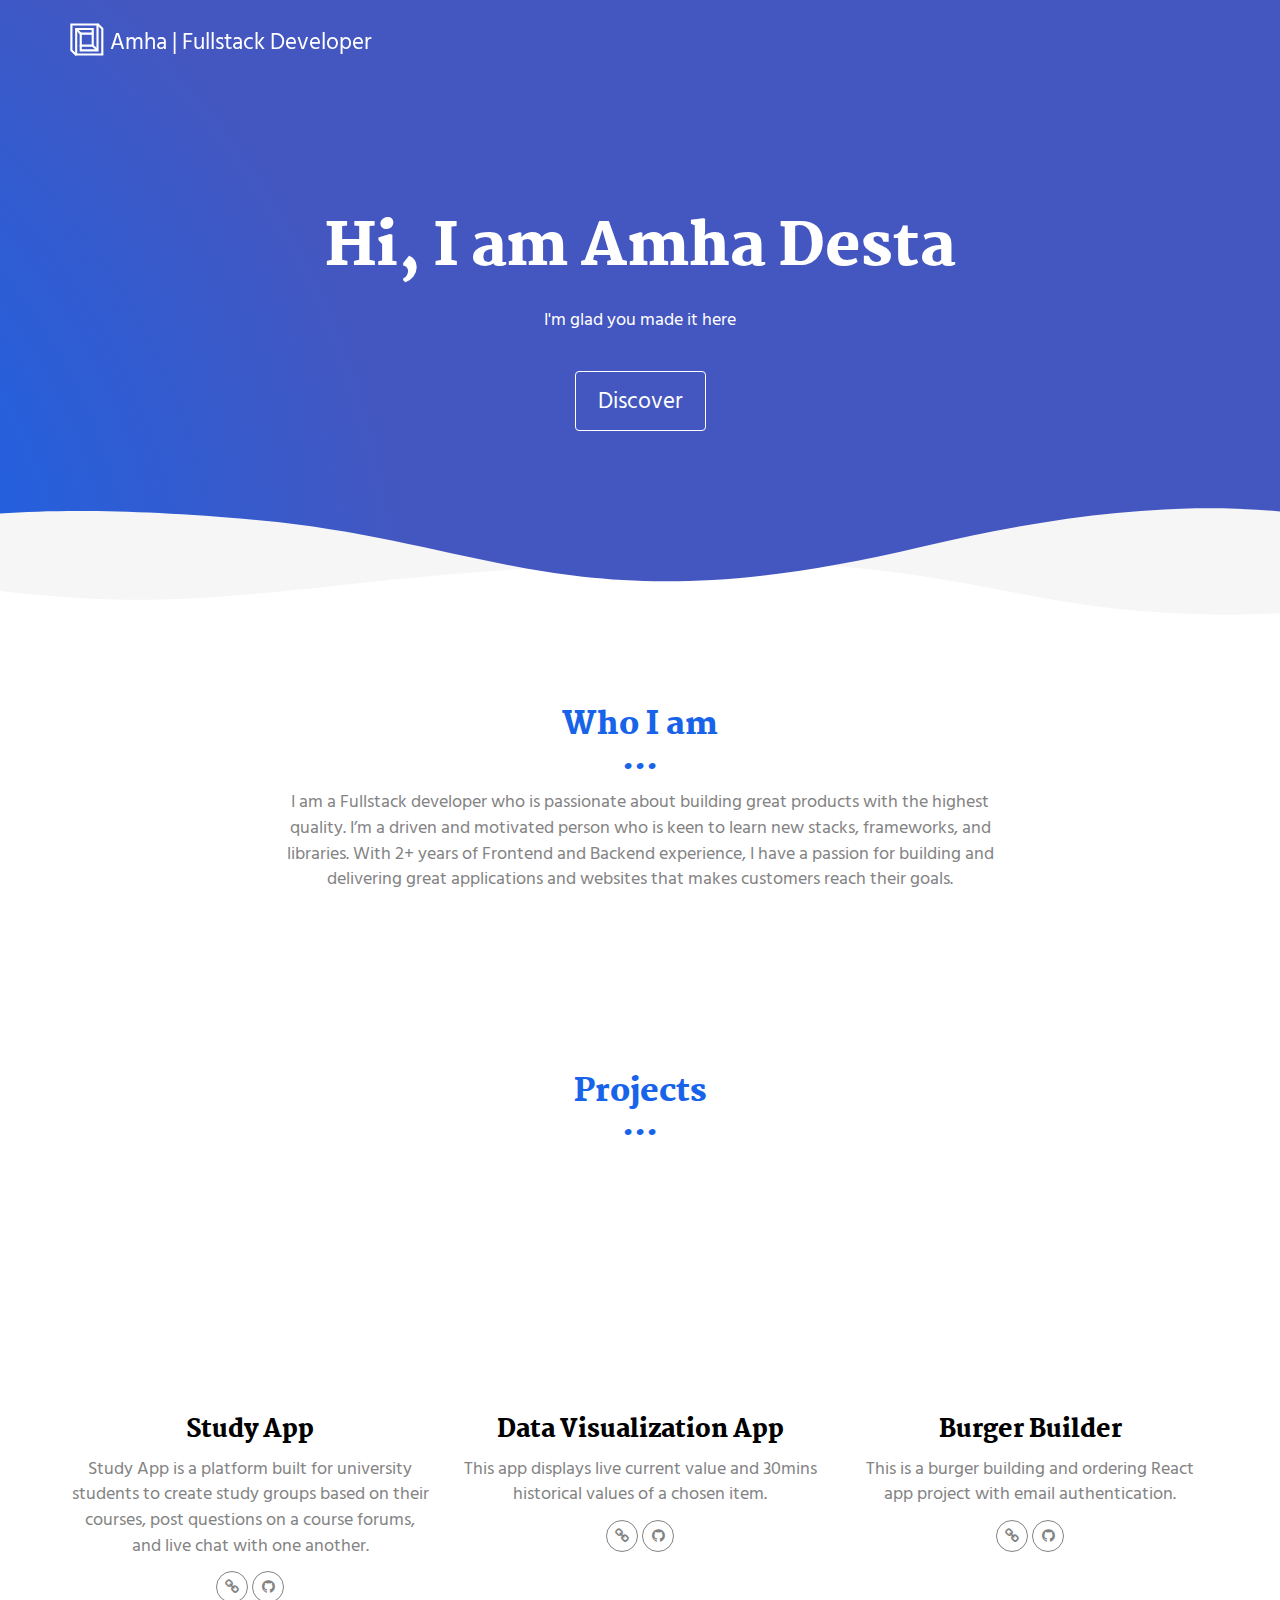
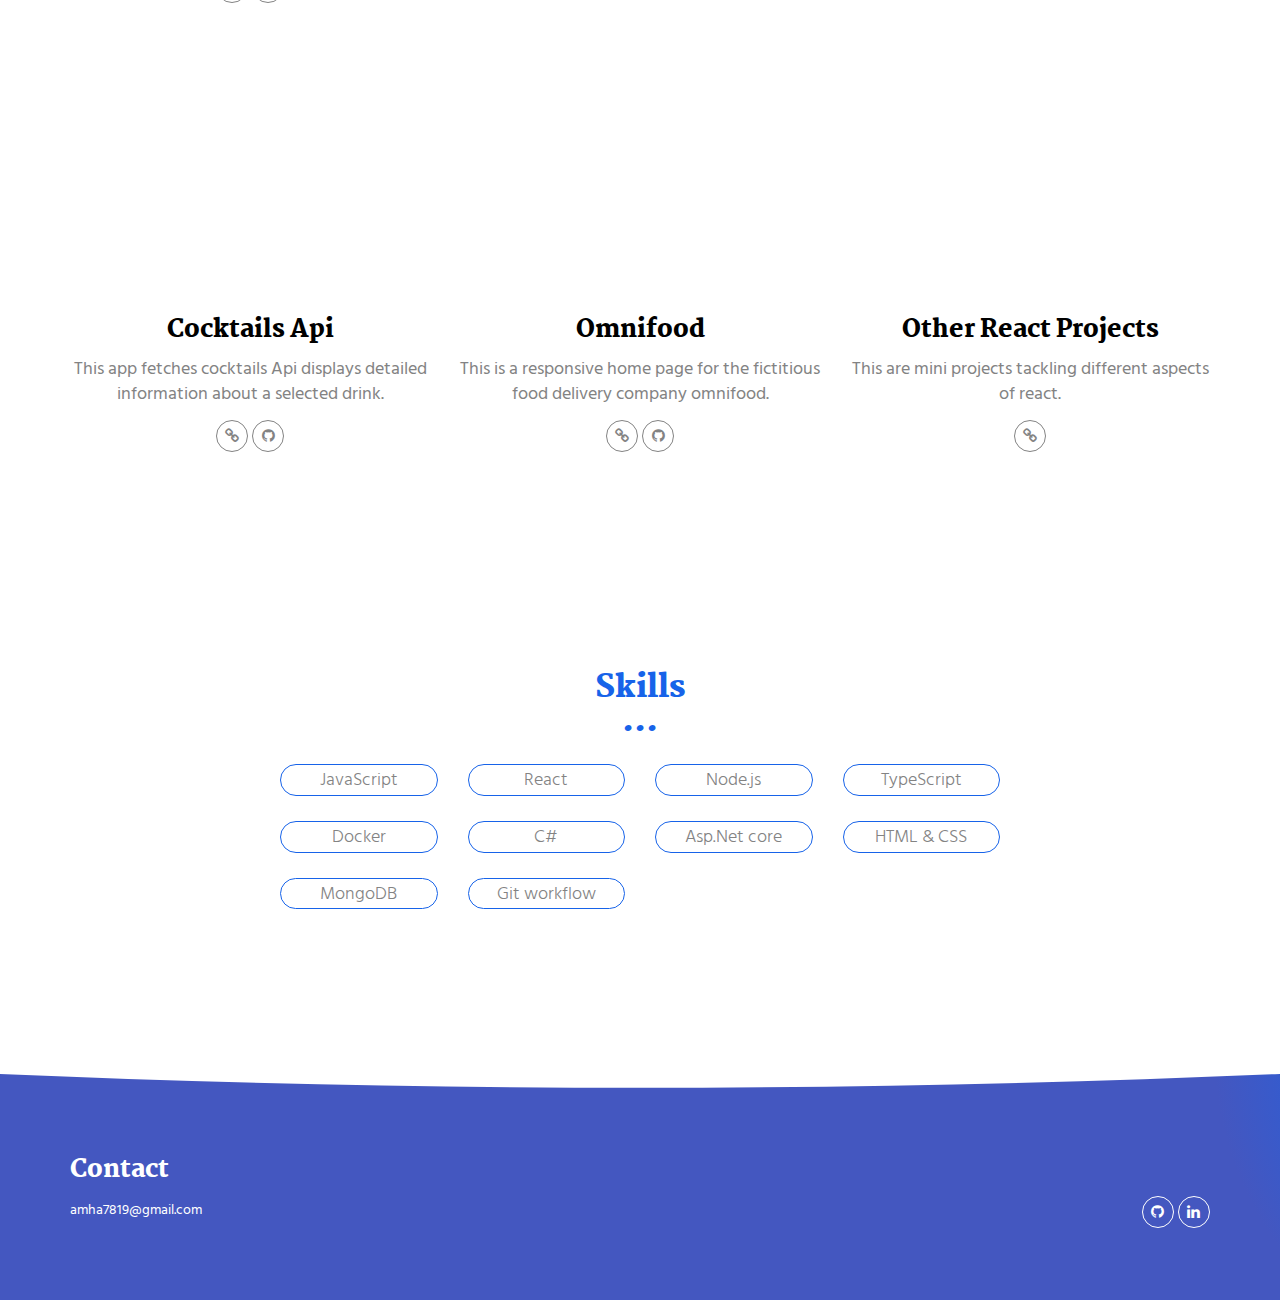
<file: index.html>
<!DOCTYPE html>
<html lang="en">
    <head>
        <meta charset="UTF-8" />
        <meta content="IE=edge" http-equiv="X-UA-Compatible" />
        <meta content="width=device-width,initial-scale=1" name="viewport" />
        <meta content="description" name="description" />
        <meta name="google" content="notranslate" />
        <meta
            content="Mashup templates have been developped by Orson.io team"
            name="author"
        />

        <!-- Disable tap highlight on IE -->
        <meta name="msapplication-tap-highlight" content="no" />

        <link
            rel="apple-touch-icon"
            sizes="180x180"
            href="./assets/apple-icon-180x180.png"
        />
        <link href="./assets/favicon.ico" rel="icon" />

        <link href="" rel="stylesheet" />

        <title>Home</title>

        <link href="./index.css" rel="stylesheet" />
        <link href="./main.550dcf66.css" rel="stylesheet" />
    </head>

    <body>
        <!-- Add your content of header -->
        <header>
            <nav class="navbar navbar-default active">
                <div class="container">
                    <div class="navbar-header">
                        <!-- <button
                            type="button"
                            class="navbar-toggle collapsed"
                            data-toggle="collapse"
                            data-target="#navbar-collapse"
                            aria-expanded="false"
                        >
                            <span class="sr-only">Toggle navigation</span>
                            <span class="icon-bar"></span>
                            <span class="icon-bar"></span>
                            <span class="icon-bar"></span>
                        </button> -->
                        <a class="navbar-brand" href="./index.html" title="">
                            <img
                                src="./assets/images/mashup-icon.svg"
                                class="navbar-logo-img"
                                alt=""
                            />
                            Amha | Fullstack Developer
                        </a>
                    </div>

                    <!-- <div class="collapse navbar-collapse" id="navbar-collapse">
                        <ul class="nav navbar-nav navbar-right">
                            <li><a href="./index.html" title="">Home</a></li>
                            <li>
                                <a href="./project.html" title="">Project</a>
                            </li>
                        </ul>
                    </div> -->
                </div>
            </nav>
        </header>

        <!-- Add your site or app content here -->
        <div
            class="
                hero-full-container
                background-image-container
                white-text-container
            "
        >
            <div class="container">
                <div class="row">
                    <div class="col-xs-12">
                        <h1>Hi, I am Amha Desta</h1>
                        <p>I'm glad you made it here</p>
                        <br />
                        <a
                            href="#projects"
                            class="btn btn-default btn-lg"
                            title=""
                            >Discover</a
                        >
                    </div>
                </div>
            </div>
        </div>

        <div class="section-container">
            <div class="container">
                <div class="row">
                    <div class="col-xs-12 col-md-8 col-md-offset-2">
                        <div class="text-center">
                            <h2>Who I am</h2>
                            <p>
                                I am a Fullstack developer who is passionate
                                about building great products with the highest
                                quality. I’m a driven and motivated person who
                                is keen to learn new stacks, frameworks, and
                                libraries. With 2+ years of Frontend and Backend
                                experience, I have a passion for building and
                                delivering great applications and websites that
                                makes customers reach their goals.
                            </p>
                        </div>
                    </div>
                </div>
            </div>
        </div>
        <div id="projects"><span style="color: #fff">Projects</span></div>
        <div></div>
        <div></div>

        <div class="section-container">
            <div class="container text-center">
                <div class="row section-container-spacer">
                    <div class="col-xs-12 col-md-12">
                        <h2>Projects</h2>
                    </div>
                </div>
                <div class="row pro-row">
                    <div class="col-xs-12 col-md-4 project-item">
                        <img
                            src="./assets/images/study_app.png"
                            alt="study_app"
                            class="
                                reveal
                                img-responsive
                                reveal-content
                                image-center
                            "
                        />
                        <h3>Study App</h3>
                        <p>
                            Study App is a platform built for university
                            students to create study groups based on their
                            courses, post questions on a course forums, and live
                            chat with one another.
                        </p>
                        <p>
                            <a
                                target="_blank"
                                rel="noopener noreferrer"
                                href="https://study-app-mern.herokuapp.com/"
                                class="social-round-icon fa-icon"
                                title=""
                            >
                                <i class="fa fa-link" aria-hidden="true"></i>
                            </a>
                            <a
                                target="_blank"
                                rel="noopener noreferrer"
                                href="https://github.com/hatchways/team-dexter"
                                class="social-round-icon fa-icon"
                                title=""
                            >
                                <i class="fa fa-github" aria-hidden="true"></i>
                            </a>
                        </p>
                    </div>

                    <div class="col-xs-12 col-md-4 project-item">
                        <img
                            src="./assets/images/data_chart.jpg"
                            alt=""
                            class="
                                reveal
                                img-responsive
                                reveal-content
                                image-center
                            "
                        />
                        <h3>Data Visualization App</h3>
                        <p>
                            This app displays live current value and 30mins
                            historical values of a chosen item.
                        </p>
                        <p>
                            <a
                                target="_blank"
                                rel="noopener noreferrer"
                                href="https://eog-data-visualization.web.app/"
                                class="social-round-icon fa-icon"
                                title=""
                            >
                                <i class="fa fa-link" aria-hidden="true"></i>
                            </a>
                            <a
                                target="_blank"
                                rel="noopener noreferrer"
                                href="https://github.com/amha19/Live-data-visualization-react"
                                class="social-round-icon fa-icon"
                                title=""
                            >
                                <i class="fa fa-github" aria-hidden="true"></i>
                            </a>
                        </p>
                    </div>
                    <div class="col-xs-12 col-md-4 project-item">
                        <img
                            src="./assets/images/burger_builder.png"
                            alt=""
                            class="
                                reveal
                                img-responsive
                                reveal-content
                                image-center
                                demo
                            "
                        />
                        <h3>Burger Builder</h3>
                        <p>
                            This is a burger building and ordering React app
                            project with email authentication.
                        </p>
                        <p>
                            <a
                                target="_blank"
                                rel="noopener noreferrer"
                                href="https://react-my-burger-ad6ce.firebaseapp.com/"
                                class="social-round-icon fa-icon"
                                title=""
                            >
                                <i class="fa fa-link" aria-hidden="true"></i>
                            </a>
                            <a
                                target="_blank"
                                rel="noopener noreferrer"
                                href="https://github.com/amha19/burger-builder-amha"
                                class="social-round-icon fa-icon"
                                title=""
                            >
                                <i class="fa fa-github" aria-hidden="true"></i>
                            </a>
                        </p>
                    </div>
                    <div class="col-xs-12 col-md-4 project-item">
                        <img
                            src="./assets/images/cocktails.jpg"
                            alt=""
                            class="
                                reveal
                                img-responsive
                                reveal-content
                                image-center
                            "
                        />
                        <h3>Cocktails Api</h3>
                        <p>
                            This app fetches cocktails Api displays detailed
                            information about a selected drink.
                        </p>
                        <p>
                            <a
                                target="_blank"
                                rel="noopener noreferrer"
                                href="https://cocktails-api-9d4c6.web.app/"
                                class="social-round-icon fa-icon"
                                title=""
                            >
                                <i class="fa fa-link" aria-hidden="true"></i>
                            </a>
                            <a
                                target="_blank"
                                rel="noopener noreferrer"
                                href="https://github.com/amha19/react-router-cocktails-api"
                                class="social-round-icon fa-icon"
                                title=""
                            >
                                <i class="fa fa-github" aria-hidden="true"></i>
                            </a>
                        </p>
                    </div>
                    <div class="col-xs-12 col-md-4 project-item">
                        <img
                            src="./assets/images/omnifood.jpg"
                            alt=""
                            class="
                                reveal
                                img-responsive
                                reveal-content
                                image-center
                            "
                        />
                        <h3>Omnifood</h3>
                        <p>
                            This is a responsive home page for the fictitious
                            food delivery company omnifood.
                        </p>
                        <p>
                            <a
                                target="_blank"
                                rel="noopener noreferrer"
                                href="https://the-omnifood-project.firebaseapp.com/"
                                class="social-round-icon fa-icon"
                                title=""
                            >
                                <i class="fa fa-link" aria-hidden="true"></i>
                            </a>
                            <a
                                target="_blank"
                                rel="noopener noreferrer"
                                href="https://github.com/amha19/omnifood-project"
                                class="social-round-icon fa-icon"
                                title=""
                            >
                                <i class="fa fa-github" aria-hidden="true"></i>
                            </a>
                        </p>
                    </div>
                    <div class="col-xs-12 col-md-4 project-item">
                        <img
                            src="./assets/images/other_projects.jpg"
                            alt=""
                            class="
                                reveal
                                img-responsive
                                reveal-content
                                image-center
                            "
                        />
                        <h3>Other React Projects</h3>
                        <p>
                            This are mini projects tackling different aspects of
                            react.
                        </p>
                        <p>
                            <a
                                target="_blank"
                                rel="noopener noreferrer"
                                href="https://codesandbox.io/u/amha7819"
                                class="social-round-icon fa-icon"
                                title=""
                            >
                                <i class="fa fa-link" aria-hidden="true"></i>
                            </a>
                        </p>
                    </div>
                </div>
            </div>
        </div>

        <div
            class="section-container"
            style="padding-top: 0px; padding-bottom: 120px"
        >
            <div class="container">
                <div class="row">
                    <div class="col-xs-12 col-md-8 col-md-offset-2">
                        <div class="text-center">
                            <h2>Skills</h2>
                            <div class="col-xs-6 col-md-3">
                                <h4>JavaScript</h4>
                            </div>
                            <div class="col-xs-6 col-md-3">
                                <h4>React</h4>
                            </div>
                            <div class="col-xs-6 col-md-3">
                                <h4>Node.js</h4>
                            </div>
                            <div class="col-xs-6 col-md-3">
                                <h4>TypeScript</h4>
                            </div>
                            <div class="col-xs-6 col-md-3">
                                <h4>Docker</h4>
                            </div>
                            <div class="col-xs-6 col-md-3">
                                <h4>C#</h4>
                            </div>
                            <div class="col-xs-6 col-md-3">
                                <h4>Asp.Net core</h4>
                            </div>
                            <div class="col-xs-6 col-md-3">
                                <h4>HTML & CSS</h4>
                            </div>
                            <div class="col-xs-6 col-md-3">
                                <h4>MongoDB</h4>
                            </div>
                            <div class="col-xs-6 col-md-3">
                                <h4>Git workflow</h4>
                            </div>
                        </div>
                    </div>
                </div>
            </div>
        </div>

        <script>
            document.addEventListener('DOMContentLoaded', function (event) {
                navbarFixedTopAnimation();
            });
        </script>

        <footer class="footer-container white-text-container">
            <div class="container">
                <div class="row">
                    <div class="col-xs-12">
                        <h3>Contact</h3>

                        <div class="row">
                            <div class="col-xs-12 col-sm-7">
                                <p>
                                    <small
                                        ><a href="mailto:amha7819@gmail.com"
                                            >amha7819@gmail.com</a
                                        ></small
                                    >
                                </p>
                            </div>
                            <div class="col-xs-12 col-sm-5">
                                <p class="text-right">
                                    <a
                                        target="_blank"
                                        rel="noopener noreferrer"
                                        href="https://github.com/amha19"
                                        class="
                                            social-round-icon
                                            white-round-icon
                                            fa-icon
                                        "
                                        title=""
                                    >
                                        <i
                                            class="fa fa-github"
                                            aria-hidden="true"
                                        ></i>
                                    </a>
                                    <a
                                        target="_blank"
                                        rel="noopener noreferrer"
                                        href="https://www.linkedin.com/in/amha-desta-91747327/"
                                        class="
                                            social-round-icon
                                            white-round-icon
                                            fa-icon
                                        "
                                        title=""
                                    >
                                        <i
                                            class="fa fa-linkedin"
                                            aria-hidden="true"
                                        ></i>
                                    </a>
                                </p>
                            </div>
                        </div>
                    </div>
                </div>
            </div>
        </footer>

        <script>
            document.addEventListener('DOMContentLoaded', function (event) {
                navActivePage();
                scrollRevelation('.reveal');
            });
        </script>
        <script type="text/javascript" src="./main.0cf8b554.js"></script>
    </body>
</html>
</file>
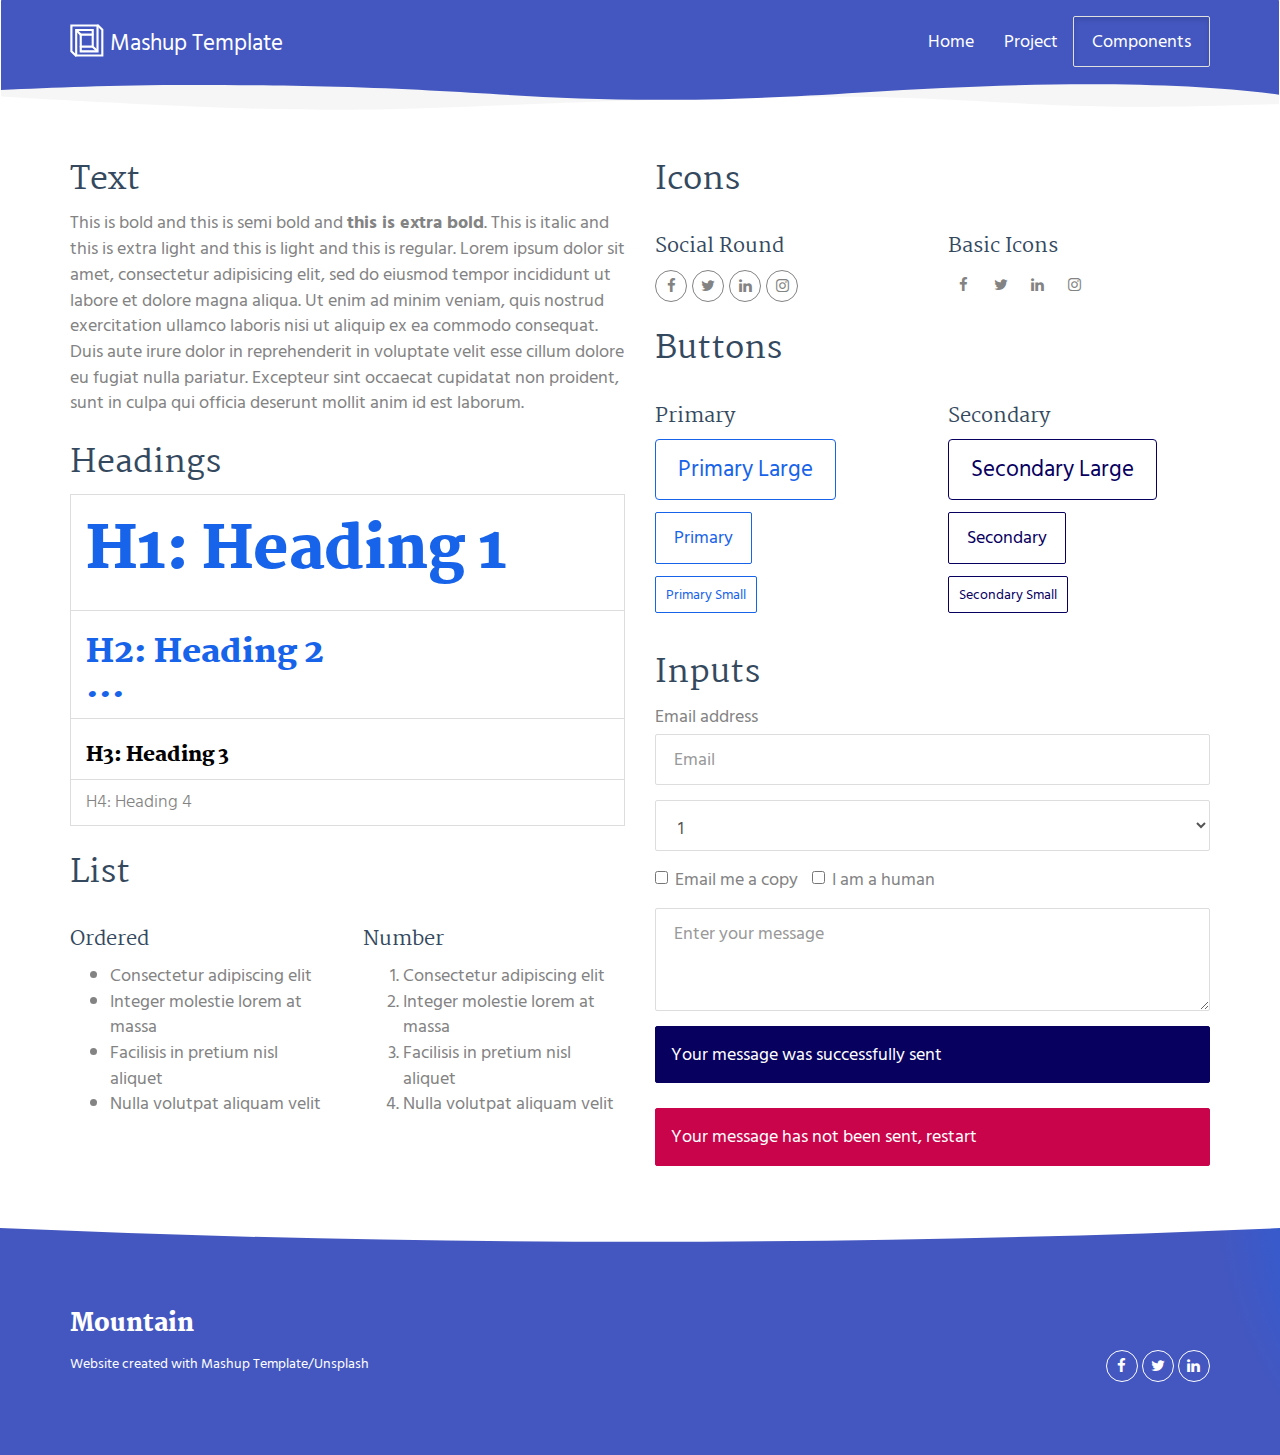
<file: components.html>
<!DOCTYPE html>
<html lang="en">

<head>
  <meta charset="UTF-8">
  <meta content="IE=edge" http-equiv="X-UA-Compatible">
  <meta content="width=device-width,initial-scale=1" name="viewport">
  <meta content="description" name="description">
  <meta name="google" content="notranslate" />
  <meta content="Mashup templates have been developped by Orson.io team" name="author">

  <!-- Disable tap highlight on IE -->
  <meta name="msapplication-tap-highlight" content="no">
  
  
  <link rel="apple-touch-icon" sizes="180x180" href="./assets/apple-icon-180x180.png">
  <link href="./assets/favicon.ico" rel="icon">

  <link href="" rel="stylesheet">


  <title>Title page</title>

<link href="./main.550dcf66.css" rel="stylesheet"></head>

<body> <!-- Add your content of header -->
<header>
  <nav class="navbar navbar-default active">
    <div class="container">
      <div class="navbar-header">
        <button type="button" class="navbar-toggle collapsed" data-toggle="collapse" data-target="#navbar-collapse" aria-expanded="false">
          <span class="sr-only">Toggle navigation</span>
          <span class="icon-bar"></span>
          <span class="icon-bar"></span>
          <span class="icon-bar"></span>
        </button>
        <a class="navbar-brand" href="./index.html" title="">
          <img src="./assets/images/mashup-icon.svg" class="navbar-logo-img" alt="">
          Mashup Template
        </a>
      </div>

      <div class="collapse navbar-collapse" id="navbar-collapse">
        <ul class="nav navbar-nav navbar-right">
          <li><a href="./index.html" title="">Home</a></li>
          <li><a href="./project.html" title="">Project</a></li>
          <li>
            <p>
              <a href="./components.html" class="btn btn-default navbar-btn" title="">Components</a>
            </p>
          </li>

        </ul>
      </div> 
    </div>
  </nav>
</header>

<!-- Add your site or app content here -->
  <div class="container">
    <div class="row">
      <div class="col-xs-12 col-md-6">

        <div class="template-example">
          <h2 class="template-title-example">Text</h2>
          <p>This is bold and this is semi bold and <b>this is extra bold</b>. This is italic and this is extra light and this is light
          and this is regular. Lorem ipsum dolor sit amet, consectetur adipisicing elit, sed do eiusmod
          tempor incididunt ut labore et dolore magna aliqua. Ut enim ad minim veniam,
          quis nostrud exercitation ullamco laboris nisi ut aliquip ex ea commodo
          consequat. Duis aute irure dolor in reprehenderit in voluptate velit esse
          cillum dolore eu fugiat nulla pariatur. Excepteur sint occaecat cupidatat non
          proident, sunt in culpa qui officia deserunt mollit anim id est laborum.
          </p>
        </div>

        <div class="template-example">
          <h2 class="template-title-example">Headings</h2>
          
          <table class="table table-bordered">
            <tr><td><h1>H1: Heading 1</h1></td></tr>
            <tr><td><h2>H2: Heading 2</h2></td></tr>
            <tr><td><h3>H3: Heading 3</h3></td></tr>
            <tr><td><h4>H4: Heading 4</h4></td></tr>
          </table>
        </div>

        <div class="template-example">
          <h2 class="template-title-example">List</h2>
          <div class="row">
            <div class="col-md-6">
              <h3 class="template-title-example">Ordered</h3>
              <ul>
                <li>Consectetur adipiscing elit</li>
                <li>Integer molestie lorem at massa</li>
                <li>Facilisis in pretium nisl aliquet</li>
                <li>Nulla volutpat aliquam velit</li>
              </ul>
            </div>
            <div class="col-md-6">
              <h3 class="template-title-example">Number</h3>
              <ol>
                <li>Consectetur adipiscing elit</li>
                <li>Integer molestie lorem at massa</li>
                <li>Facilisis in pretium nisl aliquet</li>
                <li>Nulla volutpat aliquam velit</li>
              </ol>
            </div>
          </div>
        </div>

        
      </div>

      <div class="col-xs-12 col-md-6">
        <div class="template-example">
          <h2 class="template-title-example">Icons</h2>
          
          <div class="row">
            <div class="col-md-6">
              <h3 class="template-title-example">Social Round</h2>
              <ul class="list-icons">
                <li>
                  <a href="" class="social-round-icon fa-icon">
                    <i class="fa fa-facebook"></i>
                  </a>
                </li>
                <li>
                  <a href="" class="social-round-icon fa-icon">
                    <i class="fa fa-twitter"></i>
                  </a>
                </li>
                <li>
                  <a href="" class="social-round-icon fa-icon">
                    <i class="fa fa-linkedin"></i>
                  </a>
                </li>
                <li>
                  <a href="" class="social-round-icon fa-icon">
                    <i class="fa fa-instagram"></i>
                  </a>
                </li>
              </ul>
            </div>
            <div class="col-md-6">
               <h3 class="template-title-example">Basic Icons</h2>
                <ul class="list-icons">
                  <li>
                    <span class="fa-icon">
                      <i class="fa fa-facebook"></i>
                    </span>
                  </li>
                  <li>
                    <span class="fa-icon">
                      <i class="fa fa-twitter"></i>
                    </span>
                  </li>
                  <li>
                    <span class="fa-icon">
                      <i class="fa fa-linkedin"></i>
                    </span>
                  </li>
                  <li>
                    <span class="fa-icon">
                      <i class="fa fa-instagram"></i>
                    </span>
                  </li>
                </ul>
            </div>

          </div>


          


        </div>

        <div class="template-example">
          <h2 class="template-title-example">Buttons</h2>
          <div class="row">
            <div class="col-md-6">
              <h3 class="template-title-example">Primary</h2>
              <div class="row">
                  <div class="col-md-6">
                  <p><a href="" class="btn btn-primary btn-lg">Primary Large</a></p>
                  <p><a href="" class="btn btn-primary">Primary </a></p>
                  <p><a href="" class="btn btn-primary btn-sm">Primary Small</a></p>
                </div>
              </div>

            </div>

            <div class="col-md-6">
              <h3 class="template-title-example">Secondary</h2>
              <div class="row">
                  <div class="col-md-6">
                  <p><a href="" class="btn btn-info btn-lg">Secondary Large</a></p>
                  <p><a href="" class="btn btn-info">Secondary </a></p>
                  <p><a href="" class="btn btn-info btn-sm">Secondary Small</a></p>
                </div>
              </div>
            </div>
          </div>
        </div>
        
        <div class="template-example">
          <h2 class="template-title-example">Inputs</h2>

            <div class="form-group">
              <label for="exampleInputEmail1">Email address</label>
              <input type="email" class="form-control" id="exampleInputEmail1" placeholder="Email">
            </div>

            <div class="form-group">
              <select class="form-control">
                <option>1</option>
                <option>2</option>
                <option>3</option>
                <option>4</option>
                <option>5</option>
              </select>
            </div>

            <div class="form-group">
              <label class="checkbox-inline">
                <input 
                type="checkbox" id="inlineCheckbox1" value="option1"> Email me a copy
              </label>
              <label class="checkbox-inline">
                <input type="checkbox" id="inlineCheckbox2" value="option2"> I am a human
              </label>
            </div>

            <div class="form-group">
              <textarea class="form-control" rows="3" placeholder="Enter your message"></textarea>
            </div>
            
            <div class="alert alert-success" role="alert">Your message was successfully sent</div>
            <div class="alert alert-danger" role="alert">Your message has not been sent, restart</div>
        </div>




      </div>
    </div>
  </div>

<footer class="footer-container white-text-container">
  <div class="container">
    <div class="row">

     
      <div class="col-xs-12">
        <h3>Mountain</h3>

        <div class="row">
          <div class="col-xs-12 col-sm-7">
            <p><small>Website created with <a href="http://www.mashup-template.com/" title="Create website with free html template">Mashup Template</a>/<a href="https://www.unsplash.com/" title="Beautiful Free Images">Unsplash</a></small>
            </p>
          </div>
          <div class="col-xs-12 col-sm-5">
            <p class="text-right">
              <a href="https://facebook.com/" class="social-round-icon white-round-icon fa-icon" title="">
                <i class="fa fa-facebook" aria-hidden="true"></i>
              </a>
              <a href="https://twitter.com/" class="social-round-icon white-round-icon fa-icon" title="">
                <i class="fa fa-twitter" aria-hidden="true"></i>
              </a>
              <a href="https://www.linkedin.com/" class="social-round-icon white-round-icon fa-icon" title="">
                <i class="fa fa-linkedin" aria-hidden="true"></i>
              </a>
            </p>
          </div>
        </div>
        
        
      </div>
    </div>
  </div>
</footer>

<script>
  document.addEventListener("DOMContentLoaded", function (event) {
    navActivePage();
    scrollRevelation('.reveal');
  });
</script>

<!-- Google Analytics: change UA-XXXXX-X to be your site's ID 

<script>
  (function (i, s, o, g, r, a, m) {
    i['GoogleAnalyticsObject'] = r; i[r] = i[r] || function () {
      (i[r].q = i[r].q || []).push(arguments)
    }, i[r].l = 1 * new Date(); a = s.createElement(o),
      m = s.getElementsByTagName(o)[0]; a.async = 1; a.src = g; m.parentNode.insertBefore(a, m)
  })(window, document, 'script', '//www.google-analytics.com/analytics.js', 'ga');
  ga('create', 'UA-XXXXX-X', 'auto');
  ga('send', 'pageview');
</script>

--> <script type="text/javascript" src="./main.0cf8b554.js"></script></body>

</html>
</file>
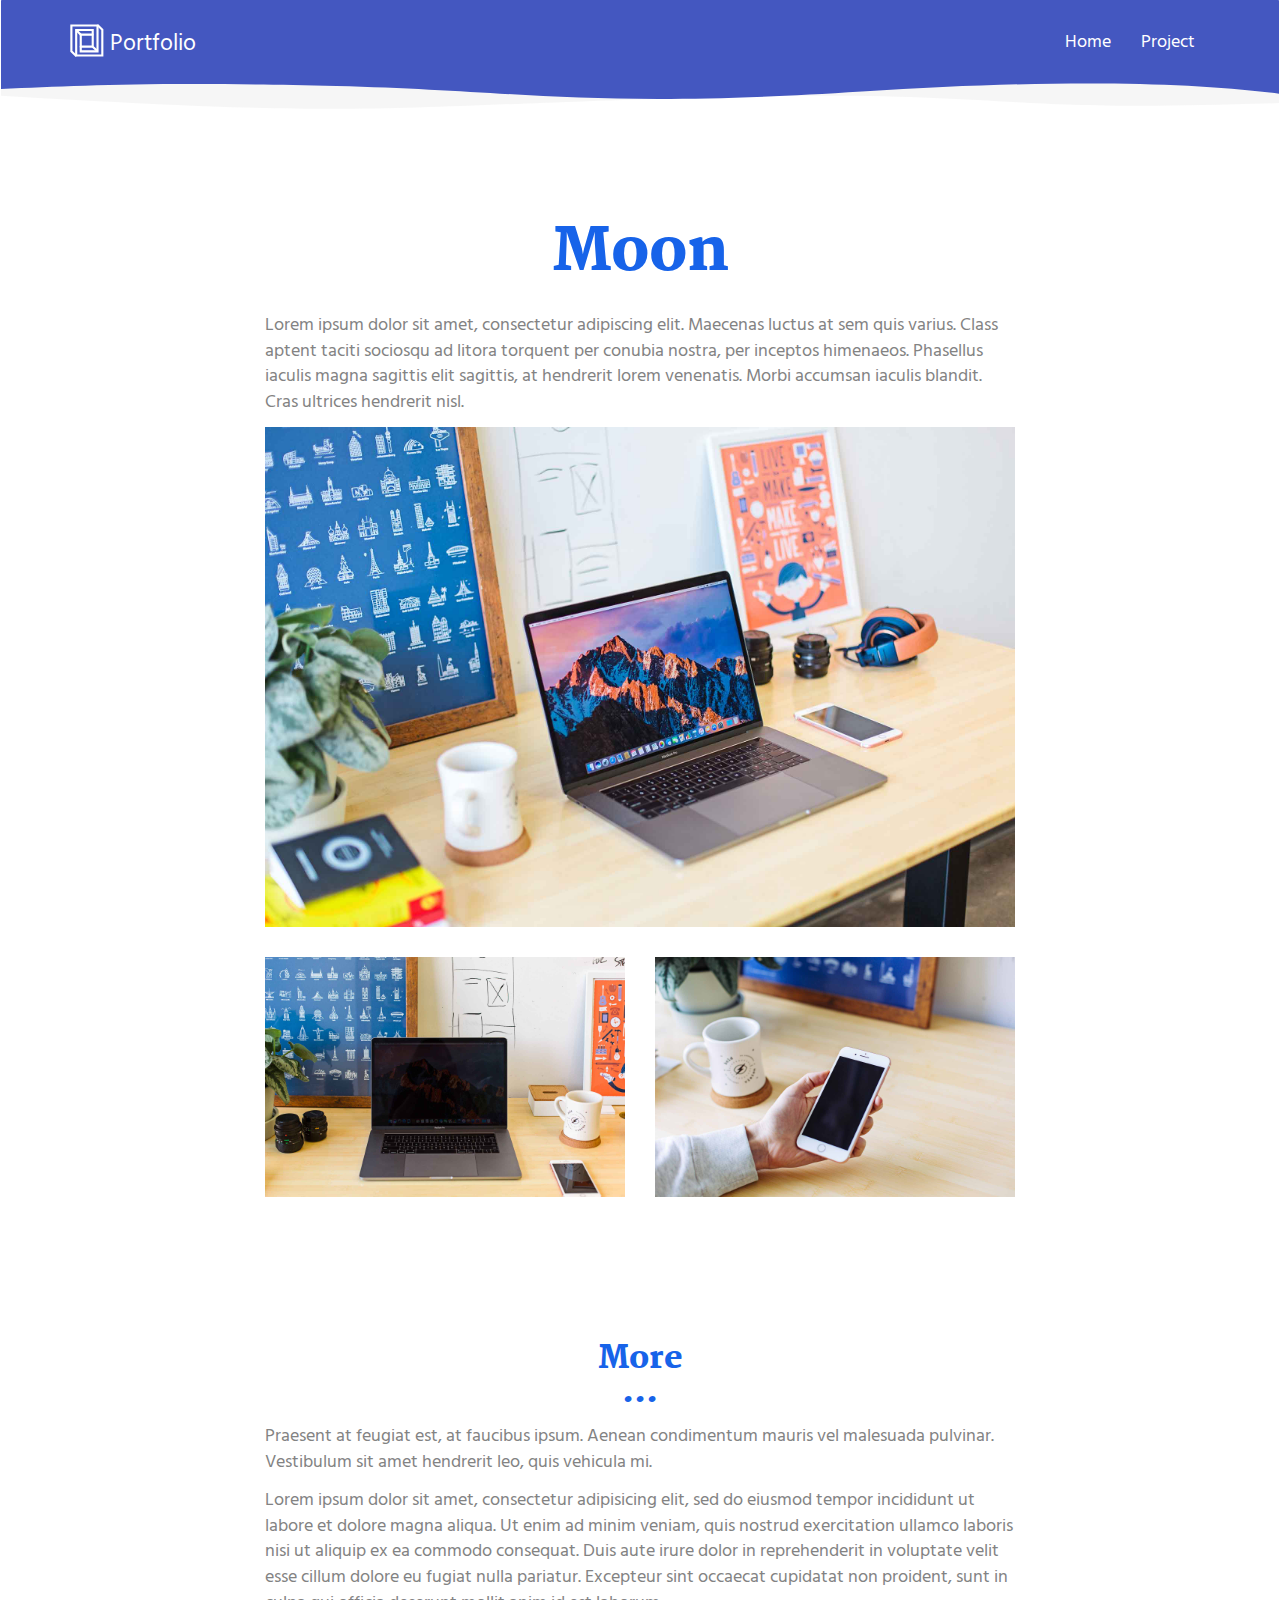
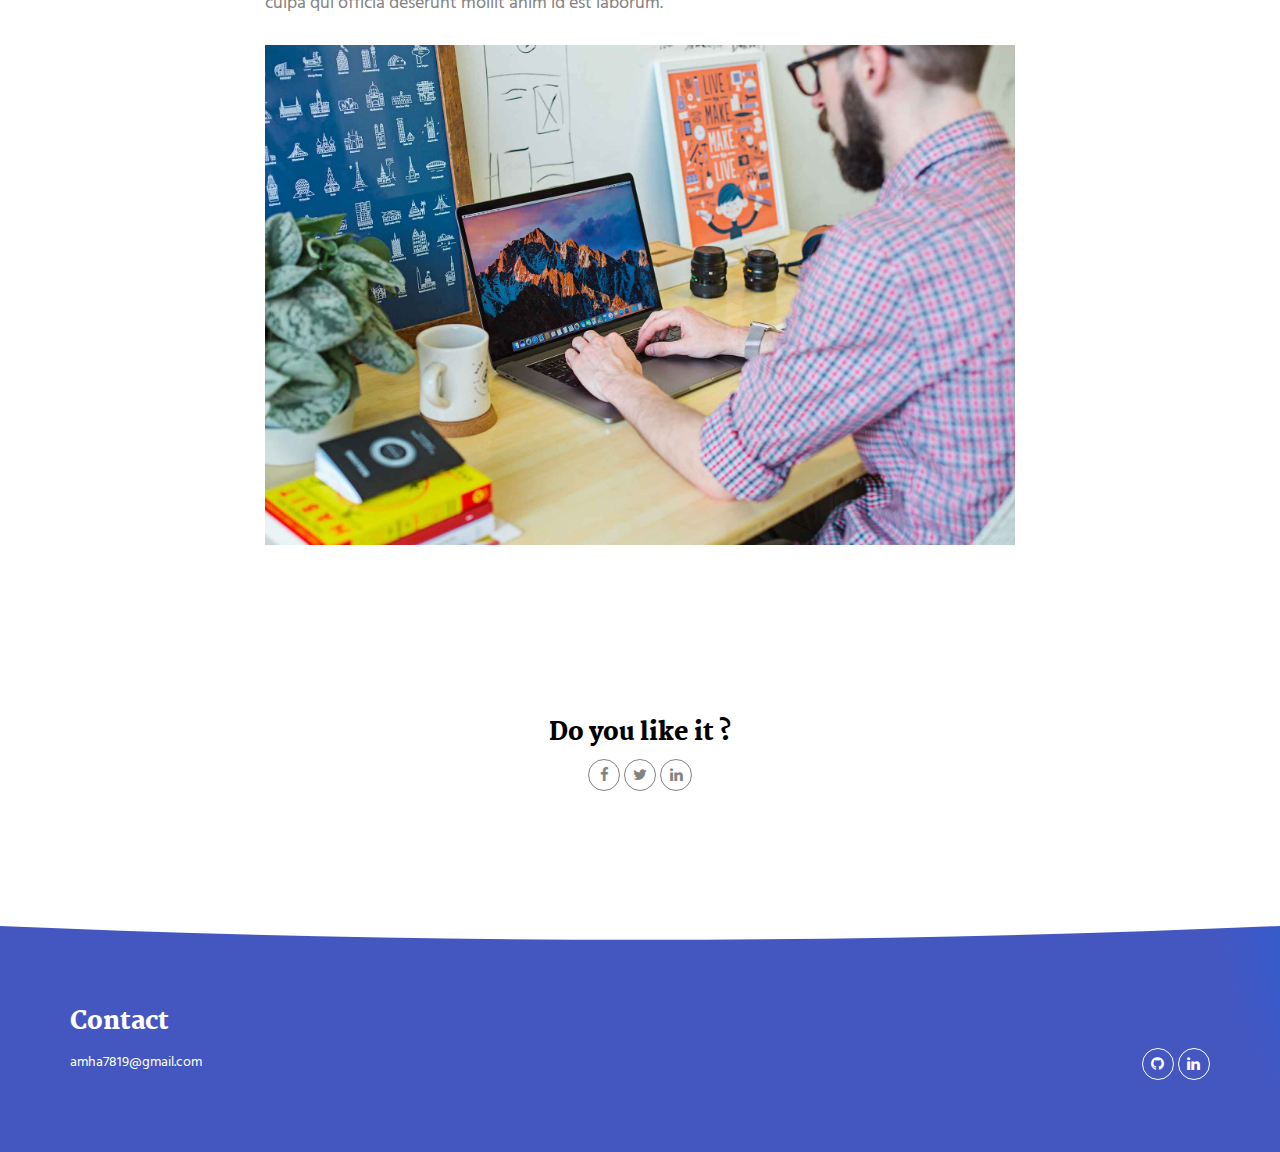
<file: project.html>
<!DOCTYPE html>
<html lang="en">
    <head>
        <meta charset="UTF-8" />
        <meta content="IE=edge" http-equiv="X-UA-Compatible" />
        <meta content="width=device-width,initial-scale=1" name="viewport" />
        <meta content="description" name="description" />
        <meta name="google" content="notranslate" />
        <meta
            content="Mashup templates have been developped by Orson.io team"
            name="author"
        />

        <!-- Disable tap highlight on IE -->
        <meta name="msapplication-tap-highlight" content="no" />

        <link
            rel="apple-touch-icon"
            sizes="180x180"
            href="./assets/apple-icon-180x180.png"
        />
        <link href="./assets/favicon.ico" rel="icon" />

        <link href="" rel="stylesheet" />

        <title>Home</title>

        <link href="./main.550dcf66.css" rel="stylesheet" />
    </head>

    <body>
        <!-- Add your content of header -->
        <header>
            <nav class="navbar navbar-default active">
                <div class="container">
                    <div class="navbar-header">
                        <button
                            type="button"
                            class="navbar-toggle collapsed"
                            data-toggle="collapse"
                            data-target="#navbar-collapse"
                            aria-expanded="false"
                        >
                            <span class="sr-only">Toggle navigation</span>
                            <span class="icon-bar"></span>
                            <span class="icon-bar"></span>
                            <span class="icon-bar"></span>
                        </button>
                        <a class="navbar-brand" href="./index.html" title="">
                            <img
                                src="./assets/images/mashup-icon.svg"
                                class="navbar-logo-img"
                                alt=""
                            />
                            Portfolio
                        </a>
                    </div>

                    <div class="collapse navbar-collapse" id="navbar-collapse">
                        <ul class="nav navbar-nav navbar-right">
                            <li><a href="./index.html" title="">Home</a></li>
                            <li>
                                <a href="./project.html" title="">Project</a>
                            </li>
                            <!-- <li>
            <p>
              <a href="./components.html" class="btn btn-default navbar-btn" title="">Components</a>
            </p>
          </li> -->
                        </ul>
                    </div>
                </div>
            </nav>
        </header>

        <div class="section-container">
            <div class="container">
                <div class="row">
                    <div class="col-xs-12 col-md-8 col-md-offset-2">
                        <h1 class="text-center">Moon</h1>
                        <p>
                            Lorem ipsum dolor sit amet, consectetur adipiscing
                            elit. Maecenas luctus at sem quis varius. Class
                            aptent taciti sociosqu ad litora torquent per
                            conubia nostra, per inceptos himenaeos. Phasellus
                            iaculis magna sagittis elit sagittis, at hendrerit
                            lorem venenatis. Morbi accumsan iaculis blandit.
                            Cras ultrices hendrerit nisl.
                        </p>

                        <div class="section-container-spacer">
                            <img
                                src="./assets/images/img-06.jpg"
                                alt=""
                                class="img-responsive reveal-content"
                                data-action="zoom"
                            />
                        </div>

                        <div class="row">
                            <div class="col-xs-6">
                                <img
                                    src="./assets/images/img-04.jpg"
                                    alt=""
                                    class="img-responsive reveal-content"
                                    data-action="zoom"
                                />
                            </div>
                            <div class="col-xs-6">
                                <img
                                    src="./assets/images/img-07.jpg"
                                    alt=""
                                    class="img-responsive reveal-content"
                                    data-action="zoom"
                                />
                            </div>
                        </div>
                    </div>
                </div>
            </div>
        </div>

        <div class="section-container">
            <div class="container">
                <div class="row section-container-spacer">
                    <div class="col-xs-12 col-md-8 col-md-offset-2">
                        <h2 class="text-center">More</h2>
                        <div class="section-container-spacer">
                            <p>
                                Praesent at feugiat est, at faucibus ipsum.
                                Aenean condimentum mauris vel malesuada
                                pulvinar. Vestibulum sit amet hendrerit leo,
                                quis vehicula mi.
                            </p>
                            <p>
                                Lorem ipsum dolor sit amet, consectetur
                                adipisicing elit, sed do eiusmod tempor
                                incididunt ut labore et dolore magna aliqua. Ut
                                enim ad minim veniam, quis nostrud exercitation
                                ullamco laboris nisi ut aliquip ex ea commodo
                                consequat. Duis aute irure dolor in
                                reprehenderit in voluptate velit esse cillum
                                dolore eu fugiat nulla pariatur. Excepteur sint
                                occaecat cupidatat non proident, sunt in culpa
                                qui officia deserunt mollit anim id est laborum.
                            </p>
                        </div>
                        <img
                            src="./assets/images/img-05.jpg"
                            alt=""
                            class="img-responsive reveal-content"
                            data-action="zoom"
                        />
                    </div>
                </div>
            </div>
        </div>

        <div class="section-container">
            <div class="container text-center">
                <div class="row section-container-spacer">
                    <div class="col-xs-12 col-md-12">
                        <h3>Do you like it ?</h3>
                        <p>
                            <a
                                href="https://facebook.com/"
                                class="social-round-icon fa-icon"
                                title=""
                            >
                                <i
                                    class="fa fa-facebook"
                                    aria-hidden="true"
                                ></i>
                            </a>
                            <a
                                href="https://twitter.com/"
                                class="social-round-icon fa-icon"
                                title=""
                            >
                                <i class="fa fa-twitter" aria-hidden="true"></i>
                            </a>
                            <a
                                href="https://www.linkedin.com/"
                                class="social-round-icon fa-icon"
                                title=""
                            >
                                <i
                                    class="fa fa-linkedin"
                                    aria-hidden="true"
                                ></i>
                            </a>
                        </p>
                    </div>
                </div>
            </div>
        </div>

        <footer class="footer-container white-text-container">
            <div class="container">
                <div class="row">
                    <div class="col-xs-12">
                        <h3>Contact</h3>

                        <div class="row">
                            <div class="col-xs-12 col-sm-7">
                                <p>
                                    <small
                                        ><a href="mailto:amha7819@gmail.com"
                                            >amha7819@gmail.com</a
                                        ></small
                                    >
                                </p>
                            </div>
                            <div class="col-xs-12 col-sm-5">
                                <p class="text-right">
                                    <a
                                        href="https://facebook.com/"
                                        class="social-round-icon white-round-icon fa-icon"
                                        title=""
                                    >
                                        <i
                                            class="fa fa-github"
                                            aria-hidden="true"
                                        ></i>
                                    </a>
                                    <a
                                        href="https://www.linkedin.com/"
                                        class="social-round-icon white-round-icon fa-icon"
                                        title=""
                                    >
                                        <i
                                            class="fa fa-linkedin"
                                            aria-hidden="true"
                                        ></i>
                                    </a>
                                </p>
                            </div>
                        </div>
                    </div>
                </div>
            </div>
        </footer>

        <script>
            document.addEventListener('DOMContentLoaded', function (event) {
                navActivePage();
                scrollRevelation('.reveal');
            });
        </script>

        <!-- Google Analytics: change UA-XXXXX-X to be your site's ID 

<script>
  (function (i, s, o, g, r, a, m) {
    i['GoogleAnalyticsObject'] = r; i[r] = i[r] || function () {
      (i[r].q = i[r].q || []).push(arguments)
    }, i[r].l = 1 * new Date(); a = s.createElement(o),
      m = s.getElementsByTagName(o)[0]; a.async = 1; a.src = g; m.parentNode.insertBefore(a, m)
  })(window, document, 'script', '//www.google-analytics.com/analytics.js', 'ga');
  ga('create', 'UA-XXXXX-X', 'auto');
  ga('send', 'pageview');
</script>

-->
        <script type="text/javascript" src="./main.0cf8b554.js"></script>
    </body>
</html>
</file>
<file: index.css>
html {
    scroll-behavior: smooth;
}

.pro-row {
    display: flex;
    flex-wrap: wrap;
}

.project-item {
    display: inline-block;
    flex-grow: 1;
    width: calc(100% * (1 / 3) - 10px - 1px);
    min-height: 500px !important;
}

.project-item img {
    box-shadow: 0px 1px 5px 0px rgba(0, 0, 0, 0.5);
}

.col-md-3 h4 {
    border: 1px solid #1763e9;
    padding: 5px;
    border-radius: 3rem;
}
</file>
<file: main.550dcf66.css>
@import url(https://fonts.googleapis.com/css?family=Hind+Siliguri:300,600|Martel:400,900);@import url(https://maxcdn.bootstrapcdn.com/font-awesome/4.7.0/css/font-awesome.min.css);/*!
 * Bootstrap v3.3.7 (http://getbootstrap.com)
 * Copyright 2011-2016 Twitter, Inc.
 * Licensed under MIT (https://github.com/twbs/bootstrap/blob/master/LICENSE)
 */
/*! normalize.css v3.0.3 | MIT License | github.com/necolas/normalize.css */html{font-family:sans-serif;-ms-text-size-adjust:100%;-webkit-text-size-adjust:100%}body{margin:0}article,aside,details,figcaption,figure,footer,header,hgroup,main,menu,nav,section,summary{display:block}audio,canvas,progress,video{display:inline-block;vertical-align:baseline}audio:not([controls]){display:none;height:0}[hidden],template{display:none}a{background-color:transparent}a:active,a:hover{outline:0}abbr[title]{border-bottom:1px dotted}b,strong{font-weight:700}dfn{font-style:italic}h1{font-size:2em;margin:.67em 0}mark{background:#ff0;color:#000}small{font-size:80%}sub,sup{font-size:75%;line-height:0;position:relative;vertical-align:baseline}sup{top:-.5em}sub{bottom:-.25em}img{border:0}svg:not(:root){overflow:hidden}figure{margin:1em 40px}hr{box-sizing:content-box;height:0}pre{overflow:auto}code,kbd,pre,samp{font-family:monospace,monospace;font-size:1em}button,input,optgroup,select,textarea{color:inherit;font:inherit;margin:0}button{overflow:visible}button,select{text-transform:none}button,html input[type=button],input[type=reset],input[type=submit]{-webkit-appearance:button;cursor:pointer}button[disabled],html input[disabled]{cursor:default}button::-moz-focus-inner,input::-moz-focus-inner{border:0;padding:0}input{line-height:normal}input[type=checkbox],input[type=radio]{box-sizing:border-box;padding:0}input[type=number]::-webkit-inner-spin-button,input[type=number]::-webkit-outer-spin-button{height:auto}input[type=search]{-webkit-appearance:textfield;box-sizing:content-box}input[type=search]::-webkit-search-cancel-button,input[type=search]::-webkit-search-decoration{-webkit-appearance:none}fieldset{border:1px solid silver;margin:0 2px;padding:.35em .625em .75em}textarea{overflow:auto}optgroup{font-weight:700}table{border-collapse:collapse;border-spacing:0}td,th{padding:0}

/*! Source: https://github.com/h5bp/html5-boilerplate/blob/master/src/css/main.css */@media print{*,:after,:before{background:transparent!important;color:#000!important;box-shadow:none!important;text-shadow:none!important}a,a:visited{text-decoration:underline}a[href]:after{content:" (" attr(href) ")"}abbr[title]:after{content:" (" attr(title) ")"}a[href^="#"]:after,a[href^="javascript:"]:after{content:""}blockquote,pre{border:1px solid #999;page-break-inside:avoid}thead{display:table-header-group}img,tr{page-break-inside:avoid}img{max-width:100%!important}h2,h3,p{orphans:3;widows:3}h2,h3{page-break-after:avoid}.navbar{display:none}.btn>.caret,.dropup>.btn>.caret{border-top-color:#000!important}.label{border:1px solid #000}.table{border-collapse:collapse!important}.table td,.table th{background-color:#fff!important}.table-bordered td,.table-bordered th{border:1px solid #ddd!important}}*,:after,:before{-webkit-box-sizing:border-box;-moz-box-sizing:border-box;box-sizing:border-box}html{font-size:10px;-webkit-tap-highlight-color:transparent}body{font-family:Hind Siliguri,Helvetica,Arial,sans-serif;font-size:18px;line-height:1.42857;color:#838383;background-color:#fff}button,input,select,textarea{font-family:inherit;font-size:inherit;line-height:inherit}a{color:#1763e9;text-decoration:none}a:focus,a:hover{color:#1045a4;text-decoration:underline}a:focus{outline:5px auto -webkit-focus-ring-color;outline-offset:-2px}figure{margin:0}img{vertical-align:middle}.img-responsive{display:block;max-width:100%;height:auto}.img-rounded{border-radius:4px}.img-thumbnail{padding:4px;line-height:1.42857;background-color:#fff;border:1px solid #ddd;border-radius:2px;-webkit-transition:all .2s ease-in-out;-o-transition:all .2s ease-in-out;transition:all .2s ease-in-out;display:inline-block;max-width:100%;height:auto}.img-circle{border-radius:50%}hr{margin-top:25px;margin-bottom:25px;border:0;border-top:1px solid #eee}.sr-only{position:absolute;width:1px;height:1px;margin:-1px;padding:0;overflow:hidden;clip:rect(0,0,0,0);border:0}.sr-only-focusable:active,.sr-only-focusable:focus{position:static;width:auto;height:auto;margin:0;overflow:visible;clip:auto}[role=button]{cursor:pointer}.h1,.h2,.h3,.h4,.h5,.h6,h1,h2,h3,h4,h5,h6{font-family:Martel,Times New Roman,Times,serif;font-weight:900;line-height:1.1;color:#1763e9}.h1 .small,.h1 small,.h2 .small,.h2 small,.h3 .small,.h3 small,.h4 .small,.h4 small,.h5 .small,.h5 small,.h6 .small,.h6 small,h1 .small,h1 small,h2 .small,h2 small,h3 .small,h3 small,h4 .small,h4 small,h5 .small,h5 small,h6 .small,h6 small{font-weight:400;line-height:1;color:#777}.h1,.h2,.h3,h1,h2,h3{margin-top:25px;margin-bottom:12.5px}.h1 .small,.h1 small,.h2 .small,.h2 small,.h3 .small,.h3 small,h1 .small,h1 small,h2 .small,h2 small,h3 .small,h3 small{font-size:65%}.h4,.h5,.h6,h4,h5,h6{margin-top:12.5px;margin-bottom:12.5px}.h4 .small,.h4 small,.h5 .small,.h5 small,.h6 .small,.h6 small,h4 .small,h4 small,h5 .small,h5 small,h6 .small,h6 small{font-size:75%}.h1,h1{font-size:59px}.h2,h2{font-size:31px}.h3,h3{font-size:24px}.h4,.h5,h4,h5{font-size:18px}.h6,h6{font-size:16px}p{margin:0 0 12.5px}.lead{margin-bottom:25px;font-size:20px;font-weight:300;line-height:1.4}@media (min-width:768px){.lead{font-size:27px}}.small,small{font-size:77%}.mark,mark{background-color:#fcf8e3;padding:.2em}.text-left{text-align:left}.text-right{text-align:right}.text-center{text-align:center}.text-justify{text-align:justify}.text-nowrap{white-space:nowrap}.text-lowercase{text-transform:lowercase}.initialism,.text-uppercase{text-transform:uppercase}.text-capitalize{text-transform:capitalize}.text-muted{color:#777}.text-primary{color:#1763e9}a.text-primary:focus,a.text-primary:hover{color:#124fbb}.text-success{color:#fff}a.text-success:focus,a.text-success:hover{color:#e6e6e6}.text-info{color:#31708f}a.text-info:focus,a.text-info:hover{color:#245269}.text-warning{color:#8a6d3b}a.text-warning:focus,a.text-warning:hover{color:#66512c}.text-danger{color:#fff}a.text-danger:focus,a.text-danger:hover{color:#e6e6e6}.bg-primary{color:#fff;background-color:#1763e9}a.bg-primary:focus,a.bg-primary:hover{background-color:#124fbb}.bg-success{background-color:#08005f}a.bg-success:focus,a.bg-success:hover{background-color:#04002c}.bg-info{background-color:#d9edf7}a.bg-info:focus,a.bg-info:hover{background-color:#afd9ee}.bg-warning{background-color:#fcf8e3}a.bg-warning:focus,a.bg-warning:hover{background-color:#f7ecb5}.bg-danger{background-color:#ca044b}a.bg-danger:focus,a.bg-danger:hover{background-color:#980338}.page-header{padding-bottom:11.5px;margin:50px 0 25px;border-bottom:1px solid #eee}ol,ul{margin-top:0;margin-bottom:12.5px}ol ol,ol ul,ul ol,ul ul{margin-bottom:0}.list-inline,.list-unstyled{padding-left:0;list-style:none}.list-inline{margin-left:-5px}.list-inline>li{display:inline-block;padding-left:5px;padding-right:5px}dl{margin-top:0;margin-bottom:25px}dd,dt{line-height:1.42857}dt{font-weight:700}dd{margin-left:0}.dl-horizontal dd:after,.dl-horizontal dd:before{content:" ";display:table}.dl-horizontal dd:after{clear:both}@media (min-width:768px){.dl-horizontal dt{float:left;width:160px;clear:left;text-align:right;overflow:hidden;text-overflow:ellipsis;white-space:nowrap}.dl-horizontal dd{margin-left:180px}}abbr[data-original-title],abbr[title]{cursor:help;border-bottom:1px dotted #777}.initialism{font-size:90%}blockquote{padding:12.5px 25px;margin:0 0 25px;font-size:22.5px;border-left:5px solid #eee}blockquote ol:last-child,blockquote p:last-child,blockquote ul:last-child{margin-bottom:0}blockquote .small,blockquote footer,blockquote small{display:block;font-size:80%;line-height:1.42857;color:#777}blockquote .small:before,blockquote footer:before,blockquote small:before{content:"\2014   \A0"}.blockquote-reverse,blockquote.pull-right{padding-right:15px;padding-left:0;border-right:5px solid #eee;border-left:0;text-align:right}.blockquote-reverse .small:before,.blockquote-reverse footer:before,.blockquote-reverse small:before,blockquote.pull-right .small:before,blockquote.pull-right footer:before,blockquote.pull-right small:before{content:""}.blockquote-reverse .small:after,.blockquote-reverse footer:after,.blockquote-reverse small:after,blockquote.pull-right .small:after,blockquote.pull-right footer:after,blockquote.pull-right small:after{content:"\A0   \2014"}address{margin-bottom:25px;font-style:normal;line-height:1.42857}code,kbd,pre,samp{font-family:Menlo,Monaco,Consolas,Courier New,monospace}code{color:#c7254e;background-color:#f9f2f4}code,kbd{padding:2px 4px;font-size:90%;border-radius:2px}kbd{color:#fff;background-color:#333;box-shadow:inset 0 -1px 0 rgba(0,0,0,.25)}kbd kbd{padding:0;font-size:100%;font-weight:700;box-shadow:none}pre{display:block;padding:12px;margin:0 0 12.5px;font-size:17px;line-height:1.42857;word-break:break-all;word-wrap:break-word;color:#333;background-color:#f5f5f5;border:1px solid #ccc;border-radius:2px}pre code{padding:0;font-size:inherit;color:inherit;white-space:pre-wrap;background-color:transparent;border-radius:0}.pre-scrollable{max-height:340px;overflow-y:scroll}.container{margin-right:auto;margin-left:auto;padding-left:15px;padding-right:15px}.container:after,.container:before{content:" ";display:table}.container:after{clear:both}@media (min-width:768px){.container{width:750px}}@media (min-width:992px){.container{width:970px}}@media (min-width:1200px){.container{width:1170px}}.container-fluid{margin-right:auto;margin-left:auto;padding-left:15px;padding-right:15px}.container-fluid:after,.container-fluid:before{content:" ";display:table}.container-fluid:after{clear:both}.row{margin-left:-15px;margin-right:-15px}.row:after,.row:before{content:" ";display:table}.row:after{clear:both}.col-lg-1,.col-lg-2,.col-lg-3,.col-lg-4,.col-lg-5,.col-lg-6,.col-lg-7,.col-lg-8,.col-lg-9,.col-lg-10,.col-lg-11,.col-lg-12,.col-md-1,.col-md-2,.col-md-3,.col-md-4,.col-md-5,.col-md-6,.col-md-7,.col-md-8,.col-md-9,.col-md-10,.col-md-11,.col-md-12,.col-sm-1,.col-sm-2,.col-sm-3,.col-sm-4,.col-sm-5,.col-sm-6,.col-sm-7,.col-sm-8,.col-sm-9,.col-sm-10,.col-sm-11,.col-sm-12,.col-xs-1,.col-xs-2,.col-xs-3,.col-xs-4,.col-xs-5,.col-xs-6,.col-xs-7,.col-xs-8,.col-xs-9,.col-xs-10,.col-xs-11,.col-xs-12{position:relative;min-height:1px;padding-left:15px;padding-right:15px}.col-xs-1,.col-xs-2,.col-xs-3,.col-xs-4,.col-xs-5,.col-xs-6,.col-xs-7,.col-xs-8,.col-xs-9,.col-xs-10,.col-xs-11,.col-xs-12{float:left}.col-xs-1{width:8.33333%}.col-xs-2{width:16.66667%}.col-xs-3{width:25%}.col-xs-4{width:33.33333%}.col-xs-5{width:41.66667%}.col-xs-6{width:50%}.col-xs-7{width:58.33333%}.col-xs-8{width:66.66667%}.col-xs-9{width:75%}.col-xs-10{width:83.33333%}.col-xs-11{width:91.66667%}.col-xs-12{width:100%}.col-xs-pull-0{right:auto}.col-xs-pull-1{right:8.33333%}.col-xs-pull-2{right:16.66667%}.col-xs-pull-3{right:25%}.col-xs-pull-4{right:33.33333%}.col-xs-pull-5{right:41.66667%}.col-xs-pull-6{right:50%}.col-xs-pull-7{right:58.33333%}.col-xs-pull-8{right:66.66667%}.col-xs-pull-9{right:75%}.col-xs-pull-10{right:83.33333%}.col-xs-pull-11{right:91.66667%}.col-xs-pull-12{right:100%}.col-xs-push-0{left:auto}.col-xs-push-1{left:8.33333%}.col-xs-push-2{left:16.66667%}.col-xs-push-3{left:25%}.col-xs-push-4{left:33.33333%}.col-xs-push-5{left:41.66667%}.col-xs-push-6{left:50%}.col-xs-push-7{left:58.33333%}.col-xs-push-8{left:66.66667%}.col-xs-push-9{left:75%}.col-xs-push-10{left:83.33333%}.col-xs-push-11{left:91.66667%}.col-xs-push-12{left:100%}.col-xs-offset-0{margin-left:0}.col-xs-offset-1{margin-left:8.33333%}.col-xs-offset-2{margin-left:16.66667%}.col-xs-offset-3{margin-left:25%}.col-xs-offset-4{margin-left:33.33333%}.col-xs-offset-5{margin-left:41.66667%}.col-xs-offset-6{margin-left:50%}.col-xs-offset-7{margin-left:58.33333%}.col-xs-offset-8{margin-left:66.66667%}.col-xs-offset-9{margin-left:75%}.col-xs-offset-10{margin-left:83.33333%}.col-xs-offset-11{margin-left:91.66667%}.col-xs-offset-12{margin-left:100%}@media (min-width:768px){.col-sm-1,.col-sm-2,.col-sm-3,.col-sm-4,.col-sm-5,.col-sm-6,.col-sm-7,.col-sm-8,.col-sm-9,.col-sm-10,.col-sm-11,.col-sm-12{float:left}.col-sm-1{width:8.33333%}.col-sm-2{width:16.66667%}.col-sm-3{width:25%}.col-sm-4{width:33.33333%}.col-sm-5{width:41.66667%}.col-sm-6{width:50%}.col-sm-7{width:58.33333%}.col-sm-8{width:66.66667%}.col-sm-9{width:75%}.col-sm-10{width:83.33333%}.col-sm-11{width:91.66667%}.col-sm-12{width:100%}.col-sm-pull-0{right:auto}.col-sm-pull-1{right:8.33333%}.col-sm-pull-2{right:16.66667%}.col-sm-pull-3{right:25%}.col-sm-pull-4{right:33.33333%}.col-sm-pull-5{right:41.66667%}.col-sm-pull-6{right:50%}.col-sm-pull-7{right:58.33333%}.col-sm-pull-8{right:66.66667%}.col-sm-pull-9{right:75%}.col-sm-pull-10{right:83.33333%}.col-sm-pull-11{right:91.66667%}.col-sm-pull-12{right:100%}.col-sm-push-0{left:auto}.col-sm-push-1{left:8.33333%}.col-sm-push-2{left:16.66667%}.col-sm-push-3{left:25%}.col-sm-push-4{left:33.33333%}.col-sm-push-5{left:41.66667%}.col-sm-push-6{left:50%}.col-sm-push-7{left:58.33333%}.col-sm-push-8{left:66.66667%}.col-sm-push-9{left:75%}.col-sm-push-10{left:83.33333%}.col-sm-push-11{left:91.66667%}.col-sm-push-12{left:100%}.col-sm-offset-0{margin-left:0}.col-sm-offset-1{margin-left:8.33333%}.col-sm-offset-2{margin-left:16.66667%}.col-sm-offset-3{margin-left:25%}.col-sm-offset-4{margin-left:33.33333%}.col-sm-offset-5{margin-left:41.66667%}.col-sm-offset-6{margin-left:50%}.col-sm-offset-7{margin-left:58.33333%}.col-sm-offset-8{margin-left:66.66667%}.col-sm-offset-9{margin-left:75%}.col-sm-offset-10{margin-left:83.33333%}.col-sm-offset-11{margin-left:91.66667%}.col-sm-offset-12{margin-left:100%}}@media (min-width:992px){.col-md-1,.col-md-2,.col-md-3,.col-md-4,.col-md-5,.col-md-6,.col-md-7,.col-md-8,.col-md-9,.col-md-10,.col-md-11,.col-md-12{float:left}.col-md-1{width:8.33333%}.col-md-2{width:16.66667%}.col-md-3{width:25%}.col-md-4{width:33.33333%}.col-md-5{width:41.66667%}.col-md-6{width:50%}.col-md-7{width:58.33333%}.col-md-8{width:66.66667%}.col-md-9{width:75%}.col-md-10{width:83.33333%}.col-md-11{width:91.66667%}.col-md-12{width:100%}.col-md-pull-0{right:auto}.col-md-pull-1{right:8.33333%}.col-md-pull-2{right:16.66667%}.col-md-pull-3{right:25%}.col-md-pull-4{right:33.33333%}.col-md-pull-5{right:41.66667%}.col-md-pull-6{right:50%}.col-md-pull-7{right:58.33333%}.col-md-pull-8{right:66.66667%}.col-md-pull-9{right:75%}.col-md-pull-10{right:83.33333%}.col-md-pull-11{right:91.66667%}.col-md-pull-12{right:100%}.col-md-push-0{left:auto}.col-md-push-1{left:8.33333%}.col-md-push-2{left:16.66667%}.col-md-push-3{left:25%}.col-md-push-4{left:33.33333%}.col-md-push-5{left:41.66667%}.col-md-push-6{left:50%}.col-md-push-7{left:58.33333%}.col-md-push-8{left:66.66667%}.col-md-push-9{left:75%}.col-md-push-10{left:83.33333%}.col-md-push-11{left:91.66667%}.col-md-push-12{left:100%}.col-md-offset-0{margin-left:0}.col-md-offset-1{margin-left:8.33333%}.col-md-offset-2{margin-left:16.66667%}.col-md-offset-3{margin-left:25%}.col-md-offset-4{margin-left:33.33333%}.col-md-offset-5{margin-left:41.66667%}.col-md-offset-6{margin-left:50%}.col-md-offset-7{margin-left:58.33333%}.col-md-offset-8{margin-left:66.66667%}.col-md-offset-9{margin-left:75%}.col-md-offset-10{margin-left:83.33333%}.col-md-offset-11{margin-left:91.66667%}.col-md-offset-12{margin-left:100%}}@media (min-width:1200px){.col-lg-1,.col-lg-2,.col-lg-3,.col-lg-4,.col-lg-5,.col-lg-6,.col-lg-7,.col-lg-8,.col-lg-9,.col-lg-10,.col-lg-11,.col-lg-12{float:left}.col-lg-1{width:8.33333%}.col-lg-2{width:16.66667%}.col-lg-3{width:25%}.col-lg-4{width:33.33333%}.col-lg-5{width:41.66667%}.col-lg-6{width:50%}.col-lg-7{width:58.33333%}.col-lg-8{width:66.66667%}.col-lg-9{width:75%}.col-lg-10{width:83.33333%}.col-lg-11{width:91.66667%}.col-lg-12{width:100%}.col-lg-pull-0{right:auto}.col-lg-pull-1{right:8.33333%}.col-lg-pull-2{right:16.66667%}.col-lg-pull-3{right:25%}.col-lg-pull-4{right:33.33333%}.col-lg-pull-5{right:41.66667%}.col-lg-pull-6{right:50%}.col-lg-pull-7{right:58.33333%}.col-lg-pull-8{right:66.66667%}.col-lg-pull-9{right:75%}.col-lg-pull-10{right:83.33333%}.col-lg-pull-11{right:91.66667%}.col-lg-pull-12{right:100%}.col-lg-push-0{left:auto}.col-lg-push-1{left:8.33333%}.col-lg-push-2{left:16.66667%}.col-lg-push-3{left:25%}.col-lg-push-4{left:33.33333%}.col-lg-push-5{left:41.66667%}.col-lg-push-6{left:50%}.col-lg-push-7{left:58.33333%}.col-lg-push-8{left:66.66667%}.col-lg-push-9{left:75%}.col-lg-push-10{left:83.33333%}.col-lg-push-11{left:91.66667%}.col-lg-push-12{left:100%}.col-lg-offset-0{margin-left:0}.col-lg-offset-1{margin-left:8.33333%}.col-lg-offset-2{margin-left:16.66667%}.col-lg-offset-3{margin-left:25%}.col-lg-offset-4{margin-left:33.33333%}.col-lg-offset-5{margin-left:41.66667%}.col-lg-offset-6{margin-left:50%}.col-lg-offset-7{margin-left:58.33333%}.col-lg-offset-8{margin-left:66.66667%}.col-lg-offset-9{margin-left:75%}.col-lg-offset-10{margin-left:83.33333%}.col-lg-offset-11{margin-left:91.66667%}.col-lg-offset-12{margin-left:100%}}table{background-color:transparent}caption{padding-top:8px;padding-bottom:8px;color:#777}caption,th{text-align:left}.table{width:100%;max-width:100%;margin-bottom:25px}.table>tbody>tr>td,.table>tbody>tr>th,.table>tfoot>tr>td,.table>tfoot>tr>th,.table>thead>tr>td,.table>thead>tr>th{padding:8px;line-height:1.42857;vertical-align:top;border-top:1px solid #ddd}.table>thead>tr>th{vertical-align:bottom;border-bottom:2px solid #ddd}.table>caption+thead>tr:first-child>td,.table>caption+thead>tr:first-child>th,.table>colgroup+thead>tr:first-child>td,.table>colgroup+thead>tr:first-child>th,.table>thead:first-child>tr:first-child>td,.table>thead:first-child>tr:first-child>th{border-top:0}.table>tbody+tbody{border-top:2px solid #ddd}.table .table{background-color:#fff}.table-condensed>tbody>tr>td,.table-condensed>tbody>tr>th,.table-condensed>tfoot>tr>td,.table-condensed>tfoot>tr>th,.table-condensed>thead>tr>td,.table-condensed>thead>tr>th{padding:5px}.table-bordered,.table-bordered>tbody>tr>td,.table-bordered>tbody>tr>th,.table-bordered>tfoot>tr>td,.table-bordered>tfoot>tr>th,.table-bordered>thead>tr>td,.table-bordered>thead>tr>th{border:1px solid #ddd}.table-bordered>thead>tr>td,.table-bordered>thead>tr>th{border-bottom-width:2px}.table-striped>tbody>tr:nth-of-type(odd){background-color:#f9f9f9}.table-hover>tbody>tr:hover{background-color:#f5f5f5}table col[class*=col-]{position:static;float:none;display:table-column}table td[class*=col-],table th[class*=col-]{position:static;float:none;display:table-cell}.table>tbody>tr.active>td,.table>tbody>tr.active>th,.table>tbody>tr>td.active,.table>tbody>tr>th.active,.table>tfoot>tr.active>td,.table>tfoot>tr.active>th,.table>tfoot>tr>td.active,.table>tfoot>tr>th.active,.table>thead>tr.active>td,.table>thead>tr.active>th,.table>thead>tr>td.active,.table>thead>tr>th.active{background-color:#f5f5f5}.table-hover>tbody>tr.active:hover>td,.table-hover>tbody>tr.active:hover>th,.table-hover>tbody>tr:hover>.active,.table-hover>tbody>tr>td.active:hover,.table-hover>tbody>tr>th.active:hover{background-color:#e8e8e8}.table>tbody>tr.success>td,.table>tbody>tr.success>th,.table>tbody>tr>td.success,.table>tbody>tr>th.success,.table>tfoot>tr.success>td,.table>tfoot>tr.success>th,.table>tfoot>tr>td.success,.table>tfoot>tr>th.success,.table>thead>tr.success>td,.table>thead>tr.success>th,.table>thead>tr>td.success,.table>thead>tr>th.success{background-color:#08005f}.table-hover>tbody>tr.success:hover>td,.table-hover>tbody>tr.success:hover>th,.table-hover>tbody>tr:hover>.success,.table-hover>tbody>tr>td.success:hover,.table-hover>tbody>tr>th.success:hover{background-color:#060046}.table>tbody>tr.info>td,.table>tbody>tr.info>th,.table>tbody>tr>td.info,.table>tbody>tr>th.info,.table>tfoot>tr.info>td,.table>tfoot>tr.info>th,.table>tfoot>tr>td.info,.table>tfoot>tr>th.info,.table>thead>tr.info>td,.table>thead>tr.info>th,.table>thead>tr>td.info,.table>thead>tr>th.info{background-color:#d9edf7}.table-hover>tbody>tr.info:hover>td,.table-hover>tbody>tr.info:hover>th,.table-hover>tbody>tr:hover>.info,.table-hover>tbody>tr>td.info:hover,.table-hover>tbody>tr>th.info:hover{background-color:#c4e3f3}.table>tbody>tr.warning>td,.table>tbody>tr.warning>th,.table>tbody>tr>td.warning,.table>tbody>tr>th.warning,.table>tfoot>tr.warning>td,.table>tfoot>tr.warning>th,.table>tfoot>tr>td.warning,.table>tfoot>tr>th.warning,.table>thead>tr.warning>td,.table>thead>tr.warning>th,.table>thead>tr>td.warning,.table>thead>tr>th.warning{background-color:#fcf8e3}.table-hover>tbody>tr.warning:hover>td,.table-hover>tbody>tr.warning:hover>th,.table-hover>tbody>tr:hover>.warning,.table-hover>tbody>tr>td.warning:hover,.table-hover>tbody>tr>th.warning:hover{background-color:#faf2cc}.table>tbody>tr.danger>td,.table>tbody>tr.danger>th,.table>tbody>tr>td.danger,.table>tbody>tr>th.danger,.table>tfoot>tr.danger>td,.table>tfoot>tr.danger>th,.table>tfoot>tr>td.danger,.table>tfoot>tr>th.danger,.table>thead>tr.danger>td,.table>thead>tr.danger>th,.table>thead>tr>td.danger,.table>thead>tr>th.danger{background-color:#ca044b}.table-hover>tbody>tr.danger:hover>td,.table-hover>tbody>tr.danger:hover>th,.table-hover>tbody>tr:hover>.danger,.table-hover>tbody>tr>td.danger:hover,.table-hover>tbody>tr>th.danger:hover{background-color:#b10442}.table-responsive{overflow-x:auto;min-height:.01%}@media screen and (max-width:767px){.table-responsive{width:100%;margin-bottom:18.75px;overflow-y:hidden;-ms-overflow-style:-ms-autohiding-scrollbar;border:1px solid #ddd}.table-responsive>.table{margin-bottom:0}.table-responsive>.table>tbody>tr>td,.table-responsive>.table>tbody>tr>th,.table-responsive>.table>tfoot>tr>td,.table-responsive>.table>tfoot>tr>th,.table-responsive>.table>thead>tr>td,.table-responsive>.table>thead>tr>th{white-space:nowrap}.table-responsive>.table-bordered{border:0}.table-responsive>.table-bordered>tbody>tr>td:first-child,.table-responsive>.table-bordered>tbody>tr>th:first-child,.table-responsive>.table-bordered>tfoot>tr>td:first-child,.table-responsive>.table-bordered>tfoot>tr>th:first-child,.table-responsive>.table-bordered>thead>tr>td:first-child,.table-responsive>.table-bordered>thead>tr>th:first-child{border-left:0}.table-responsive>.table-bordered>tbody>tr>td:last-child,.table-responsive>.table-bordered>tbody>tr>th:last-child,.table-responsive>.table-bordered>tfoot>tr>td:last-child,.table-responsive>.table-bordered>tfoot>tr>th:last-child,.table-responsive>.table-bordered>thead>tr>td:last-child,.table-responsive>.table-bordered>thead>tr>th:last-child{border-right:0}.table-responsive>.table-bordered>tbody>tr:last-child>td,.table-responsive>.table-bordered>tbody>tr:last-child>th,.table-responsive>.table-bordered>tfoot>tr:last-child>td,.table-responsive>.table-bordered>tfoot>tr:last-child>th{border-bottom:0}}fieldset{margin:0;min-width:0}fieldset,legend{padding:0;border:0}legend{display:block;width:100%;margin-bottom:25px;font-size:27px;line-height:inherit;color:#333;border-bottom:1px solid #e5e5e5}label{display:inline-block;max-width:100%;margin-bottom:5px;font-weight:700}input[type=search]{-webkit-box-sizing:border-box;-moz-box-sizing:border-box;box-sizing:border-box}input[type=checkbox],input[type=radio]{margin:4px 0 0;margin-top:1px\9;line-height:normal}input[type=file]{display:block}input[type=range]{display:block;width:100%}select[multiple],select[size]{height:auto}input[type=checkbox]:focus,input[type=file]:focus,input[type=radio]:focus{outline:5px auto -webkit-focus-ring-color;outline-offset:-2px}output{padding-top:13px}.form-control,output{display:block;font-size:18px;line-height:1.42857;color:#555}.form-control{width:100%;height:51px;padding:12px 18px;background-color:#fff;background-image:none;border:1px solid #ddd;border-radius:2px;-webkit-box-shadow:inset 0 1px 1px rgba(0,0,0,.075);box-shadow:inset 0 1px 1px rgba(0,0,0,.075);-webkit-transition:border-color .15s ease-in-out,box-shadow .15s ease-in-out;-o-transition:border-color ease-in-out .15s,box-shadow ease-in-out .15s;transition:border-color .15s ease-in-out,box-shadow .15s ease-in-out}.form-control:focus{border-color:#66afe9;-webkit-box-shadow:inset 0 1px 1px rgba(0,0,0,.075),0 0 8px rgba(102,175,233,.6);box-shadow:inset 0 1px 1px rgba(0,0,0,.075),0 0 8px rgba(102,175,233,.6)}.form-control::-moz-placeholder{color:#999;opacity:1}.form-control:-ms-input-placeholder{color:#999}.form-control::-webkit-input-placeholder{color:#999}.form-control::-ms-expand{border:0;background-color:transparent}.form-control[disabled],.form-control[readonly],fieldset[disabled] .form-control{background-color:#eee;opacity:1}.form-control[disabled],fieldset[disabled] .form-control{cursor:not-allowed}textarea.form-control{height:auto}input[type=search]{-webkit-appearance:none}@media screen and (-webkit-min-device-pixel-ratio:0){input[type=date].form-control,input[type=datetime-local].form-control,input[type=month].form-control,input[type=time].form-control{line-height:51px}.input-group-sm>.input-group-btn>input[type=date].btn,.input-group-sm>.input-group-btn>input[type=datetime-local].btn,.input-group-sm>.input-group-btn>input[type=month].btn,.input-group-sm>.input-group-btn>input[type=time].btn,.input-group-sm>input[type=date].form-control,.input-group-sm>input[type=date].input-group-addon,.input-group-sm>input[type=datetime-local].form-control,.input-group-sm>input[type=datetime-local].input-group-addon,.input-group-sm>input[type=month].form-control,.input-group-sm>input[type=month].input-group-addon,.input-group-sm>input[type=time].form-control,.input-group-sm>input[type=time].input-group-addon,.input-group-sm input[type=date],.input-group-sm input[type=datetime-local],.input-group-sm input[type=month],.input-group-sm input[type=time],input[type=date].input-sm,input[type=datetime-local].input-sm,input[type=month].input-sm,input[type=time].input-sm{line-height:37px}.input-group-lg>.input-group-btn>input[type=date].btn,.input-group-lg>.input-group-btn>input[type=datetime-local].btn,.input-group-lg>.input-group-btn>input[type=month].btn,.input-group-lg>.input-group-btn>input[type=time].btn,.input-group-lg>input[type=date].form-control,.input-group-lg>input[type=date].input-group-addon,.input-group-lg>input[type=datetime-local].form-control,.input-group-lg>input[type=datetime-local].input-group-addon,.input-group-lg>input[type=month].form-control,.input-group-lg>input[type=month].input-group-addon,.input-group-lg>input[type=time].form-control,.input-group-lg>input[type=time].input-group-addon,.input-group-lg input[type=date],.input-group-lg input[type=datetime-local],.input-group-lg input[type=month],.input-group-lg input[type=time],input[type=date].input-lg,input[type=datetime-local].input-lg,input[type=month].input-lg,input[type=time].input-lg{line-height:61px}}.form-group{margin-bottom:15px}.checkbox,.radio{position:relative;display:block;margin-top:10px;margin-bottom:10px}.checkbox label,.radio label{min-height:25px;padding-left:20px;margin-bottom:0;font-weight:400;cursor:pointer}.checkbox-inline input[type=checkbox],.checkbox input[type=checkbox],.radio-inline input[type=radio],.radio input[type=radio]{position:absolute;margin-left:-20px;margin-top:4px\9}.checkbox+.checkbox,.radio+.radio{margin-top:-5px}.checkbox-inline,.radio-inline{position:relative;display:inline-block;padding-left:20px;margin-bottom:0;vertical-align:middle;font-weight:400;cursor:pointer}.checkbox-inline+.checkbox-inline,.radio-inline+.radio-inline{margin-top:0;margin-left:10px}.checkbox-inline.disabled,.checkbox.disabled label,.radio-inline.disabled,.radio.disabled label,fieldset[disabled] .checkbox-inline,fieldset[disabled] .checkbox label,fieldset[disabled] .radio-inline,fieldset[disabled] .radio label,fieldset[disabled] input[type=checkbox],fieldset[disabled] input[type=radio],input[type=checkbox].disabled,input[type=checkbox][disabled],input[type=radio].disabled,input[type=radio][disabled]{cursor:not-allowed}.form-control-static{padding-top:13px;padding-bottom:13px;margin-bottom:0;min-height:43px}.form-control-static.input-lg,.form-control-static.input-sm,.input-group-lg>.form-control-static.form-control,.input-group-lg>.form-control-static.input-group-addon,.input-group-lg>.input-group-btn>.form-control-static.btn,.input-group-sm>.form-control-static.form-control,.input-group-sm>.form-control-static.input-group-addon,.input-group-sm>.input-group-btn>.form-control-static.btn{padding-left:0;padding-right:0}.input-group-sm>.form-control,.input-group-sm>.input-group-addon,.input-group-sm>.input-group-btn>.btn,.input-sm{height:37px;padding:7px 10px;font-size:14px;line-height:1.5;border-radius:2px}.input-group-sm>.input-group-btn>select.btn,.input-group-sm>select.form-control,.input-group-sm>select.input-group-addon,select.input-sm{height:37px;line-height:37px}.input-group-sm>.input-group-btn>select[multiple].btn,.input-group-sm>.input-group-btn>textarea.btn,.input-group-sm>select[multiple].form-control,.input-group-sm>select[multiple].input-group-addon,.input-group-sm>textarea.form-control,.input-group-sm>textarea.input-group-addon,select[multiple].input-sm,textarea.input-sm{height:auto}.form-group-sm .form-control{height:37px;padding:7px 10px;font-size:14px;line-height:1.5;border-radius:2px}.form-group-sm select.form-control{height:37px;line-height:37px}.form-group-sm select[multiple].form-control,.form-group-sm textarea.form-control{height:auto}.form-group-sm .form-control-static{height:37px;min-height:39px;padding:8px 10px;font-size:14px;line-height:1.5}.input-group-lg>.form-control,.input-group-lg>.input-group-addon,.input-group-lg>.input-group-btn>.btn,.input-lg{height:61px;padding:14px 22px;font-size:23px;line-height:1.33333;border-radius:4px}.input-group-lg>.input-group-btn>select.btn,.input-group-lg>select.form-control,.input-group-lg>select.input-group-addon,select.input-lg{height:61px;line-height:61px}.input-group-lg>.input-group-btn>select[multiple].btn,.input-group-lg>.input-group-btn>textarea.btn,.input-group-lg>select[multiple].form-control,.input-group-lg>select[multiple].input-group-addon,.input-group-lg>textarea.form-control,.input-group-lg>textarea.input-group-addon,select[multiple].input-lg,textarea.input-lg{height:auto}.form-group-lg .form-control{height:61px;padding:14px 22px;font-size:23px;line-height:1.33333;border-radius:4px}.form-group-lg select.form-control{height:61px;line-height:61px}.form-group-lg select[multiple].form-control,.form-group-lg textarea.form-control{height:auto}.form-group-lg .form-control-static{height:61px;min-height:48px;padding:15px 22px;font-size:23px;line-height:1.33333}.has-feedback{position:relative}.has-feedback .form-control{padding-right:63.75px}.form-control-feedback{position:absolute;top:0;right:0;z-index:2;display:block;width:51px;height:51px;line-height:51px;text-align:center;pointer-events:none}.form-group-lg .form-control+.form-control-feedback,.input-group-lg+.form-control-feedback,.input-group-lg>.form-control+.form-control-feedback,.input-group-lg>.input-group-addon+.form-control-feedback,.input-group-lg>.input-group-btn>.btn+.form-control-feedback,.input-lg+.form-control-feedback{width:61px;height:61px;line-height:61px}.form-group-sm .form-control+.form-control-feedback,.input-group-sm+.form-control-feedback,.input-group-sm>.form-control+.form-control-feedback,.input-group-sm>.input-group-addon+.form-control-feedback,.input-group-sm>.input-group-btn>.btn+.form-control-feedback,.input-sm+.form-control-feedback{width:37px;height:37px;line-height:37px}.has-success .checkbox,.has-success .checkbox-inline,.has-success.checkbox-inline label,.has-success.checkbox label,.has-success .control-label,.has-success .help-block,.has-success .radio,.has-success .radio-inline,.has-success.radio-inline label,.has-success.radio label{color:#fff}.has-success .form-control{border-color:#fff;-webkit-box-shadow:inset 0 1px 1px rgba(0,0,0,.075);box-shadow:inset 0 1px 1px rgba(0,0,0,.075)}.has-success .form-control:focus{border-color:#e6e6e6;-webkit-box-shadow:inset 0 1px 1px rgba(0,0,0,.075),0 0 6px #fff;box-shadow:inset 0 1px 1px rgba(0,0,0,.075),0 0 6px #fff}.has-success .input-group-addon{color:#fff;border-color:#fff;background-color:#08005f}.has-success .form-control-feedback{color:#fff}.has-warning .checkbox,.has-warning .checkbox-inline,.has-warning.checkbox-inline label,.has-warning.checkbox label,.has-warning .control-label,.has-warning .help-block,.has-warning .radio,.has-warning .radio-inline,.has-warning.radio-inline label,.has-warning.radio label{color:#8a6d3b}.has-warning .form-control{border-color:#8a6d3b;-webkit-box-shadow:inset 0 1px 1px rgba(0,0,0,.075);box-shadow:inset 0 1px 1px rgba(0,0,0,.075)}.has-warning .form-control:focus{border-color:#66512c;-webkit-box-shadow:inset 0 1px 1px rgba(0,0,0,.075),0 0 6px #c0a16b;box-shadow:inset 0 1px 1px rgba(0,0,0,.075),0 0 6px #c0a16b}.has-warning .input-group-addon{color:#8a6d3b;border-color:#8a6d3b;background-color:#fcf8e3}.has-warning .form-control-feedback{color:#8a6d3b}.has-error .checkbox,.has-error .checkbox-inline,.has-error.checkbox-inline label,.has-error.checkbox label,.has-error .control-label,.has-error .help-block,.has-error .radio,.has-error .radio-inline,.has-error.radio-inline label,.has-error.radio label{color:#fff}.has-error .form-control{border-color:#fff;-webkit-box-shadow:inset 0 1px 1px rgba(0,0,0,.075);box-shadow:inset 0 1px 1px rgba(0,0,0,.075)}.has-error .form-control:focus{border-color:#e6e6e6;-webkit-box-shadow:inset 0 1px 1px rgba(0,0,0,.075),0 0 6px #fff;box-shadow:inset 0 1px 1px rgba(0,0,0,.075),0 0 6px #fff}.has-error .input-group-addon{color:#fff;border-color:#fff;background-color:#ca044b}.has-error .form-control-feedback{color:#fff}.has-feedback label~.form-control-feedback{top:30px}.has-feedback label.sr-only~.form-control-feedback{top:0}.help-block{display:block;margin-top:5px;margin-bottom:10px;color:#c3c3c3}@media (min-width:768px){.form-inline .form-group{display:inline-block;margin-bottom:0;vertical-align:middle}.form-inline .form-control{display:inline-block;width:auto;vertical-align:middle}.form-inline .form-control-static{display:inline-block}.form-inline .input-group{display:inline-table;vertical-align:middle}.form-inline .input-group .form-control,.form-inline .input-group .input-group-addon,.form-inline .input-group .input-group-btn{width:auto}.form-inline .input-group>.form-control{width:100%}.form-inline .control-label{margin-bottom:0;vertical-align:middle}.form-inline .checkbox,.form-inline .radio{display:inline-block;margin-top:0;margin-bottom:0;vertical-align:middle}.form-inline .checkbox label,.form-inline .radio label{padding-left:0}.form-inline .checkbox input[type=checkbox],.form-inline .radio input[type=radio]{position:relative;margin-left:0}.form-inline .has-feedback .form-control-feedback{top:0}}.form-horizontal .checkbox,.form-horizontal .checkbox-inline,.form-horizontal .radio,.form-horizontal .radio-inline{margin-top:0;margin-bottom:0;padding-top:13px}.form-horizontal .checkbox,.form-horizontal .radio{min-height:38px}.form-horizontal .form-group{margin-left:-15px;margin-right:-15px}.form-horizontal .form-group:after,.form-horizontal .form-group:before{content:" ";display:table}.form-horizontal .form-group:after{clear:both}@media (min-width:768px){.form-horizontal .control-label{text-align:right;margin-bottom:0;padding-top:13px}}.form-horizontal .has-feedback .form-control-feedback{right:15px}@media (min-width:768px){.form-horizontal .form-group-lg .control-label{padding-top:15px;font-size:23px}}@media (min-width:768px){.form-horizontal .form-group-sm .control-label{padding-top:8px;font-size:14px}}.btn{display:inline-block;margin-bottom:0;font-weight:400;text-align:center;vertical-align:middle;touch-action:manipulation;cursor:pointer;background-image:none;border:1px solid transparent;white-space:nowrap;padding:12px 18px;font-size:18px;line-height:1.42857;border-radius:2px;-webkit-user-select:none;-moz-user-select:none;-ms-user-select:none;user-select:none}.btn.active.focus,.btn.active:focus,.btn.focus,.btn:active.focus,.btn:active:focus,.btn:focus{outline:5px auto -webkit-focus-ring-color;outline-offset:-2px}.btn.focus,.btn:focus,.btn:hover{color:#fff;text-decoration:none}.btn.active,.btn:active{outline:0;background-image:none;-webkit-box-shadow:inset 0 3px 5px rgba(0,0,0,.125);box-shadow:inset 0 3px 5px rgba(0,0,0,.125)}.btn.disabled,.btn[disabled],fieldset[disabled] .btn{cursor:not-allowed;opacity:.65;filter:alpha(opacity=65);-webkit-box-shadow:none;box-shadow:none}a.btn.disabled,fieldset[disabled] a.btn{pointer-events:none}.btn-default{color:#fff;background-color:transparent;border-color:#fff}.btn-default.focus,.btn-default:focus{color:#fff;background-color:transparent;border-color:#bfbfbf}.btn-default.active,.btn-default:active,.btn-default:hover,.open>.btn-default.dropdown-toggle{color:#fff;background-color:transparent;border-color:#e0e0e0}.btn-default.active.focus,.btn-default.active:focus,.btn-default.active:hover,.btn-default:active.focus,.btn-default:active:focus,.btn-default:active:hover,.open>.btn-default.dropdown-toggle.focus,.open>.btn-default.dropdown-toggle:focus,.open>.btn-default.dropdown-toggle:hover{color:#fff;background-color:transparent;border-color:#bfbfbf}.btn-default.active,.btn-default:active,.open>.btn-default.dropdown-toggle{background-image:none}.btn-default.disabled.focus,.btn-default.disabled:focus,.btn-default.disabled:hover,.btn-default[disabled].focus,.btn-default[disabled]:focus,.btn-default[disabled]:hover,fieldset[disabled] .btn-default.focus,fieldset[disabled] .btn-default:focus,fieldset[disabled] .btn-default:hover{background-color:transparent;border-color:#fff}.btn-default .badge{color:transparent;background-color:#fff}.btn-primary{color:#1763e9;background-color:transparent;border-color:#1763e9}.btn-primary.focus,.btn-primary:focus{color:#1763e9;background-color:transparent;border-color:#0b3275}.btn-primary.active,.btn-primary:active,.btn-primary:hover,.open>.btn-primary.dropdown-toggle{color:#1763e9;background-color:transparent;border-color:#114bb2}.btn-primary.active.focus,.btn-primary.active:focus,.btn-primary.active:hover,.btn-primary:active.focus,.btn-primary:active:focus,.btn-primary:active:hover,.open>.btn-primary.dropdown-toggle.focus,.open>.btn-primary.dropdown-toggle:focus,.open>.btn-primary.dropdown-toggle:hover{color:#1763e9;background-color:transparent;border-color:#0b3275}.btn-primary.active,.btn-primary:active,.open>.btn-primary.dropdown-toggle{background-image:none}.btn-primary.disabled.focus,.btn-primary.disabled:focus,.btn-primary.disabled:hover,.btn-primary[disabled].focus,.btn-primary[disabled]:focus,.btn-primary[disabled]:hover,fieldset[disabled] .btn-primary.focus,fieldset[disabled] .btn-primary:focus,fieldset[disabled] .btn-primary:hover{background-color:transparent;border-color:#1763e9}.btn-primary .badge{color:transparent;background-color:#1763e9}.btn-success{color:#5cb85c;background-color:transparent;border-color:#5cb85c}.btn-success.focus,.btn-success:focus{color:#5cb85c;background-color:transparent;border-color:#2d672d}.btn-success.active,.btn-success:active,.btn-success:hover,.open>.btn-success.dropdown-toggle{color:#5cb85c;background-color:transparent;border-color:#419641}.btn-success.active.focus,.btn-success.active:focus,.btn-success.active:hover,.btn-success:active.focus,.btn-success:active:focus,.btn-success:active:hover,.open>.btn-success.dropdown-toggle.focus,.open>.btn-success.dropdown-toggle:focus,.open>.btn-success.dropdown-toggle:hover{color:#5cb85c;background-color:transparent;border-color:#2d672d}.btn-success.active,.btn-success:active,.open>.btn-success.dropdown-toggle{background-image:none}.btn-success.disabled.focus,.btn-success.disabled:focus,.btn-success.disabled:hover,.btn-success[disabled].focus,.btn-success[disabled]:focus,.btn-success[disabled]:hover,fieldset[disabled] .btn-success.focus,fieldset[disabled] .btn-success:focus,fieldset[disabled] .btn-success:hover{background-color:transparent;border-color:#5cb85c}.btn-success .badge{color:transparent;background-color:#5cb85c}.btn-info{border-color:#08005f}.btn-info,.btn-info.focus,.btn-info:focus{color:#08005f;background-color:transparent}.btn-info.focus,.btn-info:focus{border-color:#000}.btn-info.active,.btn-info:active,.btn-info:hover,.open>.btn-info.dropdown-toggle{color:#08005f;background-color:transparent;border-color:#030022}.btn-info.active.focus,.btn-info.active:focus,.btn-info.active:hover,.btn-info:active.focus,.btn-info:active:focus,.btn-info:active:hover,.open>.btn-info.dropdown-toggle.focus,.open>.btn-info.dropdown-toggle:focus,.open>.btn-info.dropdown-toggle:hover{color:#08005f;background-color:transparent;border-color:#000}.btn-info.active,.btn-info:active,.open>.btn-info.dropdown-toggle{background-image:none}.btn-info.disabled.focus,.btn-info.disabled:focus,.btn-info.disabled:hover,.btn-info[disabled].focus,.btn-info[disabled]:focus,.btn-info[disabled]:hover,fieldset[disabled] .btn-info.focus,fieldset[disabled] .btn-info:focus,fieldset[disabled] .btn-info:hover{background-color:transparent;border-color:#08005f}.btn-info .badge{color:transparent;background-color:#08005f}.btn-warning{color:#f0ad4e;background-color:transparent;border-color:#f0ad4e}.btn-warning.focus,.btn-warning:focus{color:#f0ad4e;background-color:transparent;border-color:#b06d0f}.btn-warning.active,.btn-warning:active,.btn-warning:hover,.open>.btn-warning.dropdown-toggle{color:#f0ad4e;background-color:transparent;border-color:#eb9316}.btn-warning.active.focus,.btn-warning.active:focus,.btn-warning.active:hover,.btn-warning:active.focus,.btn-warning:active:focus,.btn-warning:active:hover,.open>.btn-warning.dropdown-toggle.focus,.open>.btn-warning.dropdown-toggle:focus,.open>.btn-warning.dropdown-toggle:hover{color:#f0ad4e;background-color:transparent;border-color:#b06d0f}.btn-warning.active,.btn-warning:active,.open>.btn-warning.dropdown-toggle{background-image:none}.btn-warning.disabled.focus,.btn-warning.disabled:focus,.btn-warning.disabled:hover,.btn-warning[disabled].focus,.btn-warning[disabled]:focus,.btn-warning[disabled]:hover,fieldset[disabled] .btn-warning.focus,fieldset[disabled] .btn-warning:focus,fieldset[disabled] .btn-warning:hover{background-color:transparent;border-color:#f0ad4e}.btn-warning .badge{color:transparent;background-color:#f0ad4e}.btn-danger{color:#d9534f;background-color:transparent;border-color:#d9534f}.btn-danger.focus,.btn-danger:focus{color:#d9534f;background-color:transparent;border-color:#8b211e}.btn-danger.active,.btn-danger:active,.btn-danger:hover,.open>.btn-danger.dropdown-toggle{color:#d9534f;background-color:transparent;border-color:#c12e2a}.btn-danger.active.focus,.btn-danger.active:focus,.btn-danger.active:hover,.btn-danger:active.focus,.btn-danger:active:focus,.btn-danger:active:hover,.open>.btn-danger.dropdown-toggle.focus,.open>.btn-danger.dropdown-toggle:focus,.open>.btn-danger.dropdown-toggle:hover{color:#d9534f;background-color:transparent;border-color:#8b211e}.btn-danger.active,.btn-danger:active,.open>.btn-danger.dropdown-toggle{background-image:none}.btn-danger.disabled.focus,.btn-danger.disabled:focus,.btn-danger.disabled:hover,.btn-danger[disabled].focus,.btn-danger[disabled]:focus,.btn-danger[disabled]:hover,fieldset[disabled] .btn-danger.focus,fieldset[disabled] .btn-danger:focus,fieldset[disabled] .btn-danger:hover{background-color:transparent;border-color:#d9534f}.btn-danger .badge{color:transparent;background-color:#d9534f}.btn-link{color:#1763e9;font-weight:400;border-radius:0}.btn-link,.btn-link.active,.btn-link:active,.btn-link[disabled],fieldset[disabled] .btn-link{background-color:transparent;-webkit-box-shadow:none;box-shadow:none}.btn-link,.btn-link:active,.btn-link:focus,.btn-link:hover{border-color:transparent}.btn-link:focus,.btn-link:hover{color:#1045a4;text-decoration:underline;background-color:transparent}.btn-link[disabled]:focus,.btn-link[disabled]:hover,fieldset[disabled] .btn-link:focus,fieldset[disabled] .btn-link:hover{color:#777;text-decoration:none}.btn-group-lg>.btn,.btn-lg{padding:14px 22px;font-size:23px;line-height:1.33333;border-radius:4px}.btn-group-sm>.btn,.btn-sm{padding:7px 10px;font-size:14px;line-height:1.5;border-radius:2px}.btn-group-xs>.btn,.btn-xs{padding:1px 5px;font-size:14px;line-height:1.5;border-radius:2px}.btn-block{display:block;width:100%}.btn-block+.btn-block{margin-top:5px}input[type=button].btn-block,input[type=reset].btn-block,input[type=submit].btn-block{width:100%}.fade{opacity:0;-webkit-transition:opacity .15s linear;-o-transition:opacity .15s linear;transition:opacity .15s linear}.fade.in{opacity:1}.collapse{display:none}.collapse.in{display:block}tr.collapse.in{display:table-row}tbody.collapse.in{display:table-row-group}.collapsing{position:relative;height:0;overflow:hidden;-webkit-transition-property:height,visibility;transition-property:height,visibility;-webkit-transition-duration:.35s;transition-duration:.35s;-webkit-transition-timing-function:ease;transition-timing-function:ease}.caret{display:inline-block;width:0;height:0;margin-left:2px;vertical-align:middle;border-top:4px dashed;border-top:4px solid\9;border-right:4px solid transparent;border-left:4px solid transparent}.dropdown,.dropup{position:relative}.dropdown-toggle:focus{outline:0}.dropdown-menu{position:absolute;top:100%;left:0;z-index:1000;display:none;float:left;min-width:160px;padding:5px 0;margin:2px 0 0;list-style:none;font-size:18px;text-align:left;background-color:#fff;border:1px solid #ccc;border:1px solid rgba(0,0,0,.15);border-radius:2px;-webkit-box-shadow:0 6px 12px rgba(0,0,0,.175);box-shadow:0 6px 12px rgba(0,0,0,.175);background-clip:padding-box}.dropdown-menu.pull-right{right:0;left:auto}.dropdown-menu .divider{height:1px;margin:11.5px 0;overflow:hidden;background-color:#e5e5e5}.dropdown-menu>li>a{display:block;padding:3px 20px;clear:both;font-weight:400;line-height:1.42857;color:#333;white-space:nowrap}.dropdown-menu>li>a:focus,.dropdown-menu>li>a:hover{text-decoration:none;color:#262626;background-color:#f5f5f5}.dropdown-menu>.active>a,.dropdown-menu>.active>a:focus,.dropdown-menu>.active>a:hover{color:#fff;text-decoration:none;outline:0;background-color:#1763e9}.dropdown-menu>.disabled>a,.dropdown-menu>.disabled>a:focus,.dropdown-menu>.disabled>a:hover{color:#777}.dropdown-menu>.disabled>a:focus,.dropdown-menu>.disabled>a:hover{text-decoration:none;background-color:transparent;background-image:none;filter:progid:DXImageTransform.Microsoft.gradient(enabled = false);cursor:not-allowed}.open>.dropdown-menu{display:block}.open>a{outline:0}.dropdown-menu-right{left:auto;right:0}.dropdown-menu-left{left:0;right:auto}.dropdown-header{display:block;padding:3px 20px;font-size:14px;line-height:1.42857;color:#777;white-space:nowrap}.dropdown-backdrop{position:fixed;left:0;right:0;bottom:0;top:0;z-index:990}.pull-right>.dropdown-menu{right:0;left:auto}.dropup .caret,.navbar-fixed-bottom .dropdown .caret{border-top:0;border-bottom:4px dashed;border-bottom:4px solid\9;content:""}.dropup .dropdown-menu,.navbar-fixed-bottom .dropdown .dropdown-menu{top:auto;bottom:100%;margin-bottom:2px}@media (min-width:768px){.navbar-right .dropdown-menu{right:0;left:auto}.navbar-right .dropdown-menu-left{left:0;right:auto}}.btn-group,.btn-group-vertical{position:relative;display:inline-block;vertical-align:middle}.btn-group-vertical>.btn,.btn-group>.btn{position:relative;float:left}.btn-group-vertical>.btn.active,.btn-group-vertical>.btn:active,.btn-group-vertical>.btn:focus,.btn-group-vertical>.btn:hover,.btn-group>.btn.active,.btn-group>.btn:active,.btn-group>.btn:focus,.btn-group>.btn:hover{z-index:2}.btn-group .btn+.btn,.btn-group .btn+.btn-group,.btn-group .btn-group+.btn,.btn-group .btn-group+.btn-group{margin-left:-1px}.btn-toolbar{margin-left:-5px}.btn-toolbar:after,.btn-toolbar:before{content:" ";display:table}.btn-toolbar:after{clear:both}.btn-toolbar .btn,.btn-toolbar .btn-group,.btn-toolbar .input-group{float:left}.btn-toolbar>.btn,.btn-toolbar>.btn-group,.btn-toolbar>.input-group{margin-left:5px}.btn-group>.btn:not(:first-child):not(:last-child):not(.dropdown-toggle){border-radius:0}.btn-group>.btn:first-child{margin-left:0}.btn-group>.btn:first-child:not(:last-child):not(.dropdown-toggle){border-bottom-right-radius:0;border-top-right-radius:0}.btn-group>.btn:last-child:not(:first-child),.btn-group>.dropdown-toggle:not(:first-child){border-bottom-left-radius:0;border-top-left-radius:0}.btn-group>.btn-group{float:left}.btn-group>.btn-group:not(:first-child):not(:last-child)>.btn{border-radius:0}.btn-group>.btn-group:first-child:not(:last-child)>.btn:last-child,.btn-group>.btn-group:first-child:not(:last-child)>.dropdown-toggle{border-bottom-right-radius:0;border-top-right-radius:0}.btn-group>.btn-group:last-child:not(:first-child)>.btn:first-child{border-bottom-left-radius:0;border-top-left-radius:0}.btn-group .dropdown-toggle:active,.btn-group.open .dropdown-toggle{outline:0}.btn-group>.btn+.dropdown-toggle{padding-left:8px;padding-right:8px}.btn-group-lg.btn-group>.btn+.dropdown-toggle,.btn-group>.btn-lg+.dropdown-toggle{padding-left:12px;padding-right:12px}.btn-group.open .dropdown-toggle{-webkit-box-shadow:inset 0 3px 5px rgba(0,0,0,.125);box-shadow:inset 0 3px 5px rgba(0,0,0,.125)}.btn-group.open .dropdown-toggle.btn-link{-webkit-box-shadow:none;box-shadow:none}.btn .caret{margin-left:0}.btn-group-lg>.btn .caret,.btn-lg .caret{border-width:5px 5px 0;border-bottom-width:0}.dropup .btn-group-lg>.btn .caret,.dropup .btn-lg .caret{border-width:0 5px 5px}.btn-group-vertical>.btn,.btn-group-vertical>.btn-group,.btn-group-vertical>.btn-group>.btn{display:block;float:none;width:100%;max-width:100%}.btn-group-vertical>.btn-group:after,.btn-group-vertical>.btn-group:before{content:" ";display:table}.btn-group-vertical>.btn-group:after{clear:both}.btn-group-vertical>.btn-group>.btn{float:none}.btn-group-vertical>.btn+.btn,.btn-group-vertical>.btn+.btn-group,.btn-group-vertical>.btn-group+.btn,.btn-group-vertical>.btn-group+.btn-group{margin-top:-1px;margin-left:0}.btn-group-vertical>.btn:not(:first-child):not(:last-child){border-radius:0}.btn-group-vertical>.btn:first-child:not(:last-child){border-top-right-radius:2px;border-top-left-radius:2px;border-bottom-right-radius:0;border-bottom-left-radius:0}.btn-group-vertical>.btn:last-child:not(:first-child){border-top-right-radius:0;border-top-left-radius:0;border-bottom-right-radius:2px;border-bottom-left-radius:2px}.btn-group-vertical>.btn-group:not(:first-child):not(:last-child)>.btn{border-radius:0}.btn-group-vertical>.btn-group:first-child:not(:last-child)>.btn:last-child,.btn-group-vertical>.btn-group:first-child:not(:last-child)>.dropdown-toggle{border-bottom-right-radius:0;border-bottom-left-radius:0}.btn-group-vertical>.btn-group:last-child:not(:first-child)>.btn:first-child{border-top-right-radius:0;border-top-left-radius:0}.btn-group-justified{display:table;width:100%;table-layout:fixed;border-collapse:separate}.btn-group-justified>.btn,.btn-group-justified>.btn-group{float:none;display:table-cell;width:1%}.btn-group-justified>.btn-group .btn{width:100%}.btn-group-justified>.btn-group .dropdown-menu{left:auto}[data-toggle=buttons]>.btn-group>.btn input[type=checkbox],[data-toggle=buttons]>.btn-group>.btn input[type=radio],[data-toggle=buttons]>.btn input[type=checkbox],[data-toggle=buttons]>.btn input[type=radio]{position:absolute;clip:rect(0,0,0,0);pointer-events:none}.input-group{position:relative;display:table;border-collapse:separate}.input-group[class*=col-]{float:none;padding-left:0;padding-right:0}.input-group .form-control{position:relative;z-index:2;float:left;width:100%;margin-bottom:0}.input-group .form-control:focus{z-index:3}.input-group-addon,.input-group-btn,.input-group .form-control{display:table-cell}.input-group-addon:not(:first-child):not(:last-child),.input-group-btn:not(:first-child):not(:last-child),.input-group .form-control:not(:first-child):not(:last-child){border-radius:0}.input-group-addon,.input-group-btn{width:1%;white-space:nowrap;vertical-align:middle}.input-group-addon{padding:12px 18px;font-size:18px;font-weight:400;line-height:1;color:#555;text-align:center;background-color:#eee;border:1px solid #ddd;border-radius:2px}.input-group-addon.input-sm,.input-group-sm>.input-group-addon,.input-group-sm>.input-group-btn>.input-group-addon.btn{padding:7px 10px;font-size:14px;border-radius:2px}.input-group-addon.input-lg,.input-group-lg>.input-group-addon,.input-group-lg>.input-group-btn>.input-group-addon.btn{padding:14px 22px;font-size:23px;border-radius:4px}.input-group-addon input[type=checkbox],.input-group-addon input[type=radio]{margin-top:0}.input-group-addon:first-child,.input-group-btn:first-child>.btn,.input-group-btn:first-child>.btn-group>.btn,.input-group-btn:first-child>.dropdown-toggle,.input-group-btn:last-child>.btn-group:not(:last-child)>.btn,.input-group-btn:last-child>.btn:not(:last-child):not(.dropdown-toggle),.input-group .form-control:first-child{border-bottom-right-radius:0;border-top-right-radius:0}.input-group-addon:first-child{border-right:0}.input-group-addon:last-child,.input-group-btn:first-child>.btn-group:not(:first-child)>.btn,.input-group-btn:first-child>.btn:not(:first-child),.input-group-btn:last-child>.btn,.input-group-btn:last-child>.btn-group>.btn,.input-group-btn:last-child>.dropdown-toggle,.input-group .form-control:last-child{border-bottom-left-radius:0;border-top-left-radius:0}.input-group-addon:last-child{border-left:0}.input-group-btn{font-size:0;white-space:nowrap}.input-group-btn,.input-group-btn>.btn{position:relative}.input-group-btn>.btn+.btn{margin-left:-1px}.input-group-btn>.btn:active,.input-group-btn>.btn:focus,.input-group-btn>.btn:hover{z-index:2}.input-group-btn:first-child>.btn,.input-group-btn:first-child>.btn-group{margin-right:-1px}.input-group-btn:last-child>.btn,.input-group-btn:last-child>.btn-group{z-index:2;margin-left:-1px}.nav{margin-bottom:0;padding-left:0;list-style:none}.nav:after,.nav:before{content:" ";display:table}.nav:after{clear:both}.nav>li,.nav>li>a{position:relative;display:block}.nav>li>a{padding:10px 15px}.nav>li>a:focus,.nav>li>a:hover{text-decoration:none;background-color:#eee}.nav>li.disabled>a{color:#777}.nav>li.disabled>a:focus,.nav>li.disabled>a:hover{color:#777;text-decoration:none;background-color:transparent;cursor:not-allowed}.nav .open>a,.nav .open>a:focus,.nav .open>a:hover{background-color:#eee;border-color:#1763e9}.nav .nav-divider{height:1px;margin:11.5px 0;overflow:hidden;background-color:#e5e5e5}.nav>li>a>img{max-width:none}.nav-tabs{border-bottom:1px solid #ddd}.nav-tabs>li{float:left;margin-bottom:-1px}.nav-tabs>li>a{margin-right:2px;line-height:1.42857;border:1px solid transparent;border-radius:2px 2px 0 0}.nav-tabs>li>a:hover{border-color:#eee #eee #ddd}.nav-tabs>li.active>a,.nav-tabs>li.active>a:focus,.nav-tabs>li.active>a:hover{color:#555;background-color:#fff;border:1px solid #ddd;border-bottom-color:transparent;cursor:default}.nav-pills>li{float:left}.nav-pills>li>a{border-radius:2px}.nav-pills>li+li{margin-left:2px}.nav-pills>li.active>a,.nav-pills>li.active>a:focus,.nav-pills>li.active>a:hover{color:#fff;background-color:#1763e9}.nav-stacked>li{float:none}.nav-stacked>li+li{margin-top:2px;margin-left:0}.nav-justified,.nav-tabs.nav-justified{width:100%}.nav-justified>li,.nav-tabs.nav-justified>li{float:none}.nav-justified>li>a,.nav-tabs.nav-justified>li>a{text-align:center;margin-bottom:5px}.nav-justified>.dropdown .dropdown-menu{top:auto;left:auto}@media (min-width:768px){.nav-justified>li,.nav-tabs.nav-justified>li{display:table-cell;width:1%}.nav-justified>li>a,.nav-tabs.nav-justified>li>a{margin-bottom:0}}.nav-tabs-justified,.nav-tabs.nav-justified{border-bottom:0}.nav-tabs-justified>li>a,.nav-tabs.nav-justified>li>a{margin-right:0;border-radius:2px}.nav-tabs-justified>.active>a,.nav-tabs-justified>.active>a:focus,.nav-tabs-justified>.active>a:hover,.nav-tabs.nav-justified>.active>a,.nav-tabs.nav-justified>.active>a:focus,.nav-tabs.nav-justified>.active>a:hover{border:1px solid #ddd}@media (min-width:768px){.nav-tabs-justified>li>a,.nav-tabs.nav-justified>li>a{border-bottom:1px solid #ddd;border-radius:2px 2px 0 0}.nav-tabs-justified>.active>a,.nav-tabs-justified>.active>a:focus,.nav-tabs-justified>.active>a:hover,.nav-tabs.nav-justified>.active>a,.nav-tabs.nav-justified>.active>a:focus,.nav-tabs.nav-justified>.active>a:hover{border-bottom-color:#fff}}.tab-content>.tab-pane{display:none}.tab-content>.active{display:block}.nav-tabs .dropdown-menu{margin-top:-1px;border-top-right-radius:0;border-top-left-radius:0}.navbar{position:relative;min-height:80px;margin-bottom:25px;border:1px solid transparent}.navbar:after,.navbar:before{content:" ";display:table}.navbar:after{clear:both}@media (min-width:768px){.navbar{border-radius:2px}}.navbar-header:after,.navbar-header:before{content:" ";display:table}.navbar-header:after{clear:both}@media (min-width:768px){.navbar-header{float:left}}.navbar-collapse{overflow-x:visible;padding-right:15px;padding-left:15px;border-top:1px solid transparent;box-shadow:inset 0 1px 0 hsla(0,0%,100%,.1);-webkit-overflow-scrolling:touch}.navbar-collapse:after,.navbar-collapse:before{content:" ";display:table}.navbar-collapse:after{clear:both}.navbar-collapse.in{overflow-y:auto}@media (min-width:768px){.navbar-collapse{width:auto;border-top:0;box-shadow:none}.navbar-collapse.collapse{display:block!important;height:auto!important;padding-bottom:0;overflow:visible!important}.navbar-collapse.in{overflow-y:visible}.navbar-fixed-bottom .navbar-collapse,.navbar-fixed-top .navbar-collapse,.navbar-static-top .navbar-collapse{padding-left:0;padding-right:0}}.navbar-fixed-bottom .navbar-collapse,.navbar-fixed-top .navbar-collapse{max-height:340px}@media (max-device-width:480px) and (orientation:landscape){.navbar-fixed-bottom .navbar-collapse,.navbar-fixed-top .navbar-collapse{max-height:200px}}.container-fluid>.navbar-collapse,.container-fluid>.navbar-header,.container>.navbar-collapse,.container>.navbar-header{margin-right:-15px;margin-left:-15px}@media (min-width:768px){.container-fluid>.navbar-collapse,.container-fluid>.navbar-header,.container>.navbar-collapse,.container>.navbar-header{margin-right:0;margin-left:0}}.navbar-static-top{z-index:1000;border-width:0 0 1px}@media (min-width:768px){.navbar-static-top{border-radius:0}}.navbar-fixed-bottom,.navbar-fixed-top{position:fixed;right:0;left:0;z-index:1030}@media (min-width:768px){.navbar-fixed-bottom,.navbar-fixed-top{border-radius:0}}.navbar-fixed-top{top:0;border-width:0 0 1px}.navbar-fixed-bottom{bottom:0;margin-bottom:0;border-width:1px 0 0}.navbar-brand{float:left;padding:27.5px 15px;font-size:23px;line-height:25px;height:80px}.navbar-brand:focus,.navbar-brand:hover{text-decoration:none}.navbar-brand>img{display:block}@media (min-width:768px){.navbar>.container-fluid .navbar-brand,.navbar>.container .navbar-brand{margin-left:-15px}}.navbar-toggle{position:relative;float:right;margin-right:15px;padding:9px 10px;margin-top:23px;margin-bottom:23px;background-color:transparent;background-image:none;border:1px solid transparent;border-radius:2px}.navbar-toggle:focus{outline:0}.navbar-toggle .icon-bar{display:block;width:22px;height:2px;border-radius:1px}.navbar-toggle .icon-bar+.icon-bar{margin-top:4px}@media (min-width:768px){.navbar-toggle{display:none}}.navbar-nav{margin:13.75px -15px}.navbar-nav>li>a{padding-top:10px;padding-bottom:10px;line-height:25px}@media (max-width:767px){.navbar-nav .open .dropdown-menu{position:static;float:none;width:auto;margin-top:0;background-color:transparent;border:0;box-shadow:none}.navbar-nav .open .dropdown-menu .dropdown-header,.navbar-nav .open .dropdown-menu>li>a{padding:5px 15px 5px 25px}.navbar-nav .open .dropdown-menu>li>a{line-height:25px}.navbar-nav .open .dropdown-menu>li>a:focus,.navbar-nav .open .dropdown-menu>li>a:hover{background-image:none}}@media (min-width:768px){.navbar-nav{float:left;margin:0}.navbar-nav>li{float:left}.navbar-nav>li>a{padding-top:27.5px;padding-bottom:27.5px}}.navbar-form{margin:14.5px -15px;padding:10px 15px;border-top:1px solid transparent;border-bottom:1px solid transparent;-webkit-box-shadow:inset 0 1px 0 hsla(0,0%,100%,.1),0 1px 0 hsla(0,0%,100%,.1);box-shadow:inset 0 1px 0 hsla(0,0%,100%,.1),0 1px 0 hsla(0,0%,100%,.1)}@media (min-width:768px){.navbar-form .form-group{display:inline-block;margin-bottom:0;vertical-align:middle}.navbar-form .form-control{display:inline-block;width:auto;vertical-align:middle}.navbar-form .form-control-static{display:inline-block}.navbar-form .input-group{display:inline-table;vertical-align:middle}.navbar-form .input-group .form-control,.navbar-form .input-group .input-group-addon,.navbar-form .input-group .input-group-btn{width:auto}.navbar-form .input-group>.form-control{width:100%}.navbar-form .control-label{margin-bottom:0;vertical-align:middle}.navbar-form .checkbox,.navbar-form .radio{display:inline-block;margin-top:0;margin-bottom:0;vertical-align:middle}.navbar-form .checkbox label,.navbar-form .radio label{padding-left:0}.navbar-form .checkbox input[type=checkbox],.navbar-form .radio input[type=radio]{position:relative;margin-left:0}.navbar-form .has-feedback .form-control-feedback{top:0}}@media (max-width:767px){.navbar-form .form-group{margin-bottom:5px}.navbar-form .form-group:last-child{margin-bottom:0}}@media (min-width:768px){.navbar-form{width:auto;border:0;margin-left:0;margin-right:0;padding-top:0;padding-bottom:0;-webkit-box-shadow:none;box-shadow:none}}.navbar-nav>li>.dropdown-menu{margin-top:0;border-top-right-radius:0;border-top-left-radius:0}.navbar-fixed-bottom .navbar-nav>li>.dropdown-menu{margin-bottom:0;border-top-right-radius:2px;border-top-left-radius:2px;border-bottom-right-radius:0;border-bottom-left-radius:0}.navbar-btn{margin-top:14.5px;margin-bottom:14.5px}.btn-group-sm>.navbar-btn.btn,.navbar-btn.btn-sm{margin-top:21.5px;margin-bottom:21.5px}.btn-group-xs>.navbar-btn.btn,.navbar-btn.btn-xs{margin-top:29px;margin-bottom:29px}.navbar-text{margin-top:27.5px;margin-bottom:27.5px}@media (min-width:768px){.navbar-text{float:left;margin-left:15px;margin-right:15px}}@media (min-width:768px){.navbar-left{float:left!important}.navbar-right{float:right!important;margin-right:-15px}.navbar-right~.navbar-right{margin-right:0}}.navbar-default{background-color:transparent;border-color:transparent}.navbar-default .navbar-brand{color:#fff}.navbar-default .navbar-brand:focus,.navbar-default .navbar-brand:hover{color:#e6e6e6;background-color:transparent}.navbar-default .navbar-text{color:#838383}.navbar-default .navbar-nav>li>a{color:#fff}.navbar-default .navbar-nav>li>a:focus,.navbar-default .navbar-nav>li>a:hover{color:#e6e6e6;background-color:transparent}.navbar-default .navbar-nav>.active>a,.navbar-default .navbar-nav>.active>a:focus,.navbar-default .navbar-nav>.active>a:hover{color:#fff;background-color:transparent}.navbar-default .navbar-nav>.disabled>a,.navbar-default .navbar-nav>.disabled>a:focus,.navbar-default .navbar-nav>.disabled>a:hover{color:#ccc;background-color:transparent}.navbar-default .navbar-toggle{border-color:#ddd}.navbar-default .navbar-toggle:focus,.navbar-default .navbar-toggle:hover{background-color:#ddd}.navbar-default .navbar-toggle .icon-bar{background-color:#888}.navbar-default .navbar-collapse,.navbar-default .navbar-form{border-color:transparent}.navbar-default .navbar-nav>.open>a,.navbar-default .navbar-nav>.open>a:focus,.navbar-default .navbar-nav>.open>a:hover{background-color:transparent;color:#fff}@media (max-width:767px){.navbar-default .navbar-nav .open .dropdown-menu>li>a{color:#fff}.navbar-default .navbar-nav .open .dropdown-menu>li>a:focus,.navbar-default .navbar-nav .open .dropdown-menu>li>a:hover{color:#e6e6e6;background-color:transparent}.navbar-default .navbar-nav .open .dropdown-menu>.active>a,.navbar-default .navbar-nav .open .dropdown-menu>.active>a:focus,.navbar-default .navbar-nav .open .dropdown-menu>.active>a:hover{color:#fff;background-color:transparent}.navbar-default .navbar-nav .open .dropdown-menu>.disabled>a,.navbar-default .navbar-nav .open .dropdown-menu>.disabled>a:focus,.navbar-default .navbar-nav .open .dropdown-menu>.disabled>a:hover{color:#ccc;background-color:transparent}}.navbar-default .navbar-link{color:#fff}.navbar-default .navbar-link:hover{color:#e6e6e6}.navbar-default .btn-link{color:#fff}.navbar-default .btn-link:focus,.navbar-default .btn-link:hover{color:#e6e6e6}.navbar-default .btn-link[disabled]:focus,.navbar-default .btn-link[disabled]:hover,fieldset[disabled] .navbar-default .btn-link:focus,fieldset[disabled] .navbar-default .btn-link:hover{color:#ccc}.navbar-inverse{background-color:#222;border-color:#1763e9}.navbar-inverse .navbar-brand{color:#fff}.navbar-inverse .navbar-brand:focus,.navbar-inverse .navbar-brand:hover{color:#fff;background-color:transparent}.navbar-inverse .navbar-nav>li>a,.navbar-inverse .navbar-text{color:#fff}.navbar-inverse .navbar-nav>li>a:focus,.navbar-inverse .navbar-nav>li>a:hover{color:#fff;background-color:transparent}.navbar-inverse .navbar-nav>.active>a,.navbar-inverse .navbar-nav>.active>a:focus,.navbar-inverse .navbar-nav>.active>a:hover{color:#fff;background-color:#090909}.navbar-inverse .navbar-nav>.disabled>a,.navbar-inverse .navbar-nav>.disabled>a:focus,.navbar-inverse .navbar-nav>.disabled>a:hover{color:#444;background-color:transparent}.navbar-inverse .navbar-toggle{border-color:#333}.navbar-inverse .navbar-toggle:focus,.navbar-inverse .navbar-toggle:hover{background-color:#333}.navbar-inverse .navbar-toggle .icon-bar{background-color:#fff}.navbar-inverse .navbar-collapse,.navbar-inverse .navbar-form{border-color:#101010}.navbar-inverse .navbar-nav>.open>a,.navbar-inverse .navbar-nav>.open>a:focus,.navbar-inverse .navbar-nav>.open>a:hover{background-color:#090909;color:#fff}@media (max-width:767px){.navbar-inverse .navbar-nav .open .dropdown-menu>.dropdown-header{border-color:#1763e9}.navbar-inverse .navbar-nav .open .dropdown-menu .divider{background-color:#1763e9}.navbar-inverse .navbar-nav .open .dropdown-menu>li>a{color:#fff}.navbar-inverse .navbar-nav .open .dropdown-menu>li>a:focus,.navbar-inverse .navbar-nav .open .dropdown-menu>li>a:hover{color:#fff;background-color:transparent}.navbar-inverse .navbar-nav .open .dropdown-menu>.active>a,.navbar-inverse .navbar-nav .open .dropdown-menu>.active>a:focus,.navbar-inverse .navbar-nav .open .dropdown-menu>.active>a:hover{color:#fff;background-color:#090909}.navbar-inverse .navbar-nav .open .dropdown-menu>.disabled>a,.navbar-inverse .navbar-nav .open .dropdown-menu>.disabled>a:focus,.navbar-inverse .navbar-nav .open .dropdown-menu>.disabled>a:hover{color:#444;background-color:transparent}}.navbar-inverse .btn-link,.navbar-inverse .btn-link:focus,.navbar-inverse .btn-link:hover,.navbar-inverse .navbar-link,.navbar-inverse .navbar-link:hover{color:#fff}.navbar-inverse .btn-link[disabled]:focus,.navbar-inverse .btn-link[disabled]:hover,fieldset[disabled] .navbar-inverse .btn-link:focus,fieldset[disabled] .navbar-inverse .btn-link:hover{color:#444}.label{display:inline;padding:.2em .6em .3em;font-size:75%;font-weight:700;line-height:1;color:#fff;text-align:center;white-space:nowrap;vertical-align:baseline;border-radius:.25em}.label:empty{display:none}.btn .label{position:relative;top:-1px}a.label:focus,a.label:hover{color:#fff;text-decoration:none;cursor:pointer}.label-default{background-color:#777}.label-default[href]:focus,.label-default[href]:hover{background-color:#5e5e5e}.label-primary{background-color:#1763e9}.label-primary[href]:focus,.label-primary[href]:hover{background-color:#124fbb}.label-success{background-color:#5cb85c}.label-success[href]:focus,.label-success[href]:hover{background-color:#449d44}.label-info{background-color:#08005f}.label-info[href]:focus,.label-info[href]:hover{background-color:#04002c}.label-warning{background-color:#f0ad4e}.label-warning[href]:focus,.label-warning[href]:hover{background-color:#ec971f}.label-danger{background-color:#d9534f}.label-danger[href]:focus,.label-danger[href]:hover{background-color:#c9302c}.badge{display:inline-block;min-width:10px;padding:3px 7px;font-size:14px;font-weight:700;color:#fff;line-height:1;vertical-align:middle;white-space:nowrap;text-align:center;background-color:#777;border-radius:10px}.badge:empty{display:none}.btn .badge{position:relative;top:-1px}.btn-group-xs>.btn .badge,.btn-xs .badge{top:0;padding:1px 5px}.list-group-item.active>.badge,.nav-pills>.active>a>.badge{color:#1763e9;background-color:#fff}.list-group-item>.badge{float:right}.list-group-item>.badge+.badge{margin-right:5px}.nav-pills>li>a>.badge{margin-left:3px}a.badge:focus,a.badge:hover{color:#fff;text-decoration:none;cursor:pointer}.alert{padding:15px;margin-bottom:25px;border:1px solid transparent;border-radius:2px}.alert h4{margin-top:0;color:inherit}.alert .alert-link{font-weight:700}.alert>p,.alert>ul{margin-bottom:0}.alert>p+p{margin-top:5px}.alert-dismissable,.alert-dismissible{padding-right:35px}.alert-dismissable .close,.alert-dismissible .close{position:relative;top:-2px;right:-21px;color:inherit}.alert-success{background-color:#08005f;border-color:#08005f;color:#fff}.alert-success hr{border-top-color:#060046}.alert-success .alert-link{color:#e6e6e6}.alert-info{background-color:#d9edf7;border-color:#bce8f1;color:#31708f}.alert-info hr{border-top-color:#a6e1ec}.alert-info .alert-link{color:#245269}.alert-warning{background-color:#fcf8e3;border-color:#faebcc;color:#8a6d3b}.alert-warning hr{border-top-color:#f7e1b5}.alert-warning .alert-link{color:#66512c}.alert-danger{background-color:#ca044b;border-color:#ca044b;color:#fff}.alert-danger hr{border-top-color:#b10442}.alert-danger .alert-link{color:#e6e6e6}.embed-responsive{position:relative;display:block;height:0;padding:0;overflow:hidden}.embed-responsive .embed-responsive-item,.embed-responsive embed,.embed-responsive iframe,.embed-responsive object,.embed-responsive video{position:absolute;top:0;left:0;bottom:0;height:100%;width:100%;border:0}.embed-responsive-16by9{padding-bottom:56.25%}.embed-responsive-4by3{padding-bottom:75%}.close{float:right;font-size:27px;font-weight:700;line-height:1;color:#000;text-shadow:0 1px 0 #fff;opacity:.2;filter:alpha(opacity=20)}.close:focus,.close:hover{color:#000;text-decoration:none;cursor:pointer;opacity:.5;filter:alpha(opacity=50)}button.close{padding:0;cursor:pointer;background:transparent;border:0;-webkit-appearance:none}.carousel,.carousel-inner{position:relative}.carousel-inner{overflow:hidden;width:100%}.carousel-inner>.item{display:none;position:relative;-webkit-transition:left .6s ease-in-out;-o-transition:.6s ease-in-out left;transition:left .6s ease-in-out}.carousel-inner>.item>a>img,.carousel-inner>.item>img{display:block;height:auto;line-height:1}@media (-webkit-transform-3d),(transform-3d){.carousel-inner>.item{-webkit-transition:-webkit-transform .6s ease-in-out;-moz-transition:-moz-transform .6s ease-in-out;-o-transition:-o-transform .6s ease-in-out;transition:transform .6s ease-in-out;-webkit-backface-visibility:hidden;-moz-backface-visibility:hidden;backface-visibility:hidden;-webkit-perspective:1000px;-moz-perspective:1000px;perspective:1000px}.carousel-inner>.item.active.right,.carousel-inner>.item.next{-webkit-transform:translate3d(100%,0,0);transform:translate3d(100%,0,0);left:0}.carousel-inner>.item.active.left,.carousel-inner>.item.prev{-webkit-transform:translate3d(-100%,0,0);transform:translate3d(-100%,0,0);left:0}.carousel-inner>.item.active,.carousel-inner>.item.next.left,.carousel-inner>.item.prev.right{-webkit-transform:translateZ(0);transform:translateZ(0);left:0}}.carousel-inner>.active,.carousel-inner>.next,.carousel-inner>.prev{display:block}.carousel-inner>.active{left:0}.carousel-inner>.next,.carousel-inner>.prev{position:absolute;top:0;width:100%}.carousel-inner>.next{left:100%}.carousel-inner>.prev{left:-100%}.carousel-inner>.next.left,.carousel-inner>.prev.right{left:0}.carousel-inner>.active.left{left:-100%}.carousel-inner>.active.right{left:100%}.carousel-control{position:absolute;top:0;left:0;bottom:0;width:15%;opacity:.5;filter:alpha(opacity=50);font-size:20px;color:#fff;text-align:center;text-shadow:0 1px 2px rgba(0,0,0,.6);background-color:transparent}.carousel-control.left{background-image:-webkit-linear-gradient(left,rgba(0,0,0,.5),rgba(0,0,0,.0001));background-image:-o-linear-gradient(left,rgba(0,0,0,.5) 0,rgba(0,0,0,.0001) 100%);background-image:linear-gradient(90deg,rgba(0,0,0,.5) 0,rgba(0,0,0,.0001));background-repeat:repeat-x;filter:progid:DXImageTransform.Microsoft.gradient(startColorstr="#80000000",endColorstr="#00000000",GradientType=1)}.carousel-control.right{left:auto;right:0;background-image:-webkit-linear-gradient(left,rgba(0,0,0,.0001),rgba(0,0,0,.5));background-image:-o-linear-gradient(left,rgba(0,0,0,.0001) 0,rgba(0,0,0,.5) 100%);background-image:linear-gradient(90deg,rgba(0,0,0,.0001) 0,rgba(0,0,0,.5));background-repeat:repeat-x;filter:progid:DXImageTransform.Microsoft.gradient(startColorstr="#00000000",endColorstr="#80000000",GradientType=1)}.carousel-control:focus,.carousel-control:hover{outline:0;color:#fff;text-decoration:none;opacity:.9;filter:alpha(opacity=90)}.carousel-control .glyphicon-chevron-left,.carousel-control .glyphicon-chevron-right,.carousel-control .icon-next,.carousel-control .icon-prev{position:absolute;top:50%;margin-top:-10px;z-index:5;display:inline-block}.carousel-control .glyphicon-chevron-left,.carousel-control .icon-prev{left:50%;margin-left:-10px}.carousel-control .glyphicon-chevron-right,.carousel-control .icon-next{right:50%;margin-right:-10px}.carousel-control .icon-next,.carousel-control .icon-prev{width:20px;height:20px;line-height:1;font-family:serif}.carousel-control .icon-prev:before{content:"\2039"}.carousel-control .icon-next:before{content:"\203A"}.carousel-indicators{position:absolute;bottom:10px;left:50%;z-index:15;width:60%;margin-left:-30%;padding-left:0;list-style:none;text-align:center}.carousel-indicators li{display:inline-block;width:10px;height:10px;margin:1px;text-indent:-999px;border:1px solid #fff;border-radius:10px;cursor:pointer;background-color:#000\9;background-color:transparent}.carousel-indicators .active{margin:0;width:12px;height:12px;background-color:#fff}.carousel-caption{position:absolute;left:15%;right:15%;bottom:20px;z-index:10;padding-top:20px;padding-bottom:20px;color:#fff;text-align:center;text-shadow:0 1px 2px rgba(0,0,0,.6)}.carousel-caption .btn{text-shadow:none}@media screen and (min-width:768px){.carousel-control .glyphicon-chevron-left,.carousel-control .glyphicon-chevron-right,.carousel-control .icon-next,.carousel-control .icon-prev{width:30px;height:30px;margin-top:-10px;font-size:30px}.carousel-control .glyphicon-chevron-left,.carousel-control .icon-prev{margin-left:-10px}.carousel-control .glyphicon-chevron-right,.carousel-control .icon-next{margin-right:-10px}.carousel-caption{left:20%;right:20%;padding-bottom:30px}.carousel-indicators{bottom:20px}}.clearfix:after,.clearfix:before{content:" ";display:table}.clearfix:after{clear:both}.center-block{display:block;margin-left:auto;margin-right:auto}.pull-right{float:right!important}.pull-left{float:left!important}.hide{display:none!important}.show{display:block!important}.invisible{visibility:hidden}.text-hide{font:0/0 a;color:transparent;text-shadow:none;background-color:transparent;border:0}.hidden{display:none!important}.affix{position:fixed}@-ms-viewport{width:device-width}.visible-lg,.visible-lg-block,.visible-lg-inline,.visible-lg-inline-block,.visible-md,.visible-md-block,.visible-md-inline,.visible-md-inline-block,.visible-sm,.visible-sm-block,.visible-sm-inline,.visible-sm-inline-block,.visible-xs,.visible-xs-block,.visible-xs-inline,.visible-xs-inline-block{display:none!important}@media (max-width:767px){.visible-xs{display:block!important}table.visible-xs{display:table!important}tr.visible-xs{display:table-row!important}td.visible-xs,th.visible-xs{display:table-cell!important}}@media (max-width:767px){.visible-xs-block{display:block!important}}@media (max-width:767px){.visible-xs-inline{display:inline!important}}@media (max-width:767px){.visible-xs-inline-block{display:inline-block!important}}@media (min-width:768px) and (max-width:991px){.visible-sm{display:block!important}table.visible-sm{display:table!important}tr.visible-sm{display:table-row!important}td.visible-sm,th.visible-sm{display:table-cell!important}}@media (min-width:768px) and (max-width:991px){.visible-sm-block{display:block!important}}@media (min-width:768px) and (max-width:991px){.visible-sm-inline{display:inline!important}}@media (min-width:768px) and (max-width:991px){.visible-sm-inline-block{display:inline-block!important}}@media (min-width:992px) and (max-width:1199px){.visible-md{display:block!important}table.visible-md{display:table!important}tr.visible-md{display:table-row!important}td.visible-md,th.visible-md{display:table-cell!important}}@media (min-width:992px) and (max-width:1199px){.visible-md-block{display:block!important}}@media (min-width:992px) and (max-width:1199px){.visible-md-inline{display:inline!important}}@media (min-width:992px) and (max-width:1199px){.visible-md-inline-block{display:inline-block!important}}@media (min-width:1200px){.visible-lg{display:block!important}table.visible-lg{display:table!important}tr.visible-lg{display:table-row!important}td.visible-lg,th.visible-lg{display:table-cell!important}}@media (min-width:1200px){.visible-lg-block{display:block!important}}@media (min-width:1200px){.visible-lg-inline{display:inline!important}}@media (min-width:1200px){.visible-lg-inline-block{display:inline-block!important}}@media (max-width:767px){.hidden-xs{display:none!important}}@media (min-width:768px) and (max-width:991px){.hidden-sm{display:none!important}}@media (min-width:992px) and (max-width:1199px){.hidden-md{display:none!important}}@media (min-width:1200px){.hidden-lg{display:none!important}}.visible-print{display:none!important}@media print{.visible-print{display:block!important}table.visible-print{display:table!important}tr.visible-print{display:table-row!important}td.visible-print,th.visible-print{display:table-cell!important}}.visible-print-block{display:none!important}@media print{.visible-print-block{display:block!important}}.visible-print-inline{display:none!important}@media print{.visible-print-inline{display:inline!important}}.visible-print-inline-block{display:none!important}@media print{.visible-print-inline-block{display:inline-block!important}}@media print{.hidden-print{display:none!important}}.grid,.no-space{padding:0;overflow:hidden}.list-unstyled li{line-height:1.58em}.section-container{padding:60px 0}.section-container-spacer{margin-bottom:30px}.hero-full-container{padding:20% 0}@media (min-width:992px){.hero-full-container{padding:15% 0}}.hero-container{padding:120px 0 60px}.white-text-container a,.white-text-container h1,.white-text-container h2,.white-text-container h3,.white-text-container h4,.white-text-container h5,.white-text-container p{color:#fff}@media (max-width:992px){.address-container{margin-top:20px}}.background-image-container{text-align:center;background-image:url(./assets/images/wave-hero-background.svg)}.background-image-container,.footer-container{background-size:cover;background-repeat:no-repeat;background-position:top}.footer-container{background-image:url(./assets/images/wave-footer.svg);padding:60px 0;margin-top:30px}.btn{-webkit-transition:all .1s linear;-o-transition:all .1s linear;transition:all .1s linear}.btn-primary:focus,.btn-primary:hover{background-color:#1763e9;color:#fff;border-color:#1763e9}.btn-info:focus,.btn-info:hover{background-color:#08005f;color:#fff;border-color:#08005f}.btn-success:focus,.btn-success:hover{background-color:#5cb85c;color:#fff;border-color:#5cb85c}.btn-danger:focus,.btn-danger:hover{background-color:#d9534f;color:#fff;border-color:#d9534f}.btn-warning:focus,.btn-warning:hover{background-color:#f0ad4e;color:#fff;border-color:#f0ad4e}.navbar-btn{float:left}@media (max-width:992px){.navbar-btn{margin-left:15px;margin-right:15px}}.navbar-default.active{border-color:transparent;-webkit-transition:all .5s linear;-o-transition:all .5s linear;transition:all .5s linear;background-image:url(./assets/images/wave-header.svg);background-position:0 90%;background-repeat:no-repeat;background-size:cover;padding-bottom:30px}@media (max-width:768px){.navbar-default.active .navbar-nav{margin-bottom:60px}}.navbar-brand>.navbar-logo-img{display:inline-block;margin-top:-5px}.navbar-default .navbar-toggle .icon-bar{background-color:#fff}.navbar-default .navbar-toggle:focus .icon-bar,.navbar-default .navbar-toggle:hover .icon-bar{background-color:#888}.navbar-default .navbar-nav>.active>a,.navbar-default .navbar-nav>.active>a:focus,.navbar-default .navbar-nav>.active>a:hover{font-weight:700}.h1,h1{margin-bottom:25px}.h1:after,h1:after{display:none}.h2:after,h2:after{content:"...";color:#1763e9;display:block}.h3,h3{color:#000}.h4,h4{color:#838383;font-weight:300;font-family:Hind Siliguri,Helvetica,Arial,sans-serif}img[data-action=zoom]{cursor:pointer;cursor:-webkit-zoom-in;cursor:-moz-zoom-in}.zoom-img,.zoom-img-wrap{position:relative;z-index:666;-webkit-transition:all .3s;-o-transition:all .3s;transition:all .3s}img.zoom-img{cursor:pointer;cursor:-webkit-zoom-out;cursor:-moz-zoom-out}.zoom-overlay{z-index:420;background:#fff;position:fixed;top:0;left:0;right:0;bottom:0;pointer-events:none;filter:"alpha(opacity=0)";opacity:0;-webkit-transition:opacity .3s;-o-transition:opacity .3s;transition:opacity .3s}.zoom-overlay-open .zoom-overlay{filter:"alpha(opacity=100)";opacity:1}.zoom-overlay-open,.zoom-overlay-transitioning{cursor:default}.social-round-icon{border:1px solid #838383;border-radius:50px;-webkit-transition:all .2s linear;-o-transition:all .2s linear;transition:all .2s linear}.social-round-icon:hover{background-color:#1763e9;color:#fff;border-color:#1763e9}.social-round-icon.white-round-icon{border:1px solid #fff;color:#fff}.social-round-icon.white-round-icon:hover{background-color:#fff;color:#1763e9;border-color:#fff}.fa-icon{color:#838383;width:32px;height:32px;display:inline-block;line-height:32px;font-size:15px;text-align:center}.image-center{margin:0 auto}@media (max-width:992px){.image-center{margin:20px auto}}.card-shadow{box-shadow:0 2px 2px rgba(0,0,0,.1),0 4px 4px rgba(0,0,0,.05),0 8px 8px rgba(0,0,0,.05),0 16px 16px rgba(0,0,0,.05),0 32px 32px rgba(0,0,0,.05)}@media (max-width:992px){.card-shadow{box-shadow:none}}.form-control{box-shadow:none}.form-control:focus{border-color:#1763e9;outline:0;box-shadow:0 0 8px #1763e9}label{font-weight:400}.card{background:#fff;padding:2rem;position:relative;z-index:1}@media (min-width:992px){.card{padding:5rem}}.card-container .card-image{height:400px;margin-top:-20%;background-size:cover;background-repeat:no-repeat}.carousel-fade .carousel-inner .item{transition-property:opacity}.carousel-fade .carousel-inner .active.left,.carousel-fade .carousel-inner .active.right,.carousel-fade .carousel-inner .item{opacity:0}.carousel-fade .carousel-inner .active,.carousel-fade .carousel-inner .next.left,.carousel-fade .carousel-inner .prev.right{opacity:1}.carousel-fade .carousel-inner .active.left,.carousel-fade .carousel-inner .active.right,.carousel-fade .carousel-inner .next,.carousel-fade .carousel-inner .prev{left:0;transform:translateZ(0)}.carousel-fade .carousel-control{z-index:2}.carousel-inner{overflow:inherit}.carousel-inner>.item>a>img,.carousel-inner>.item>img{max-width:100%}@media (min-width:992px){.carousel-inner>.item>a>img,.carousel-inner>.item>img{max-width:80%}}.carousel-caption{color:#838383;text-shadow:none;position:relative;background-color:#fff;padding:3rem;text-align:left;left:inherit;right:inherit;bottom:inherit}@media (min-width:992px){.carousel-caption{padding:5rem;margin-top:-20%;margin-left:40%}}.carousel-control{height:32px;background:none;left:auto;width:32px;color:#1763e9;text-shadow:none;opacity:1;top:55px;right:5rem}@media (min-width:992px){.carousel-control{top:75px}}.carousel-control:focus,.carousel-control:hover{color:#1763e9}.carousel-control.right{right:5rem;background-image:none}.carousel-control.left{margin-right:32px;background-image:none}.template-example{margin-bottom:30px}.template-example .template-title-example{font-weight:400;color:#34495e}.template-example .template-title-example:after{display:none}.template-example h2{font-size:32px}.template-example h3{font-size:20px}.template-example .table>tbody>tr>td,.template-example .table>tbody>tr>th,.template-example .table>tfoot>tr>td,.template-example .table>tfoot>tr>th,.template-example .table>thead>tr>td,.template-example .table>thead>tr>th{padding:0 15px}.list-icons{list-style:none;margin:0;padding:0;overflow:hidden}.list-icons li{float:left;margin-right:5px}
/*# sourceMappingURL=main.0cf8b554.map*/
</file>
